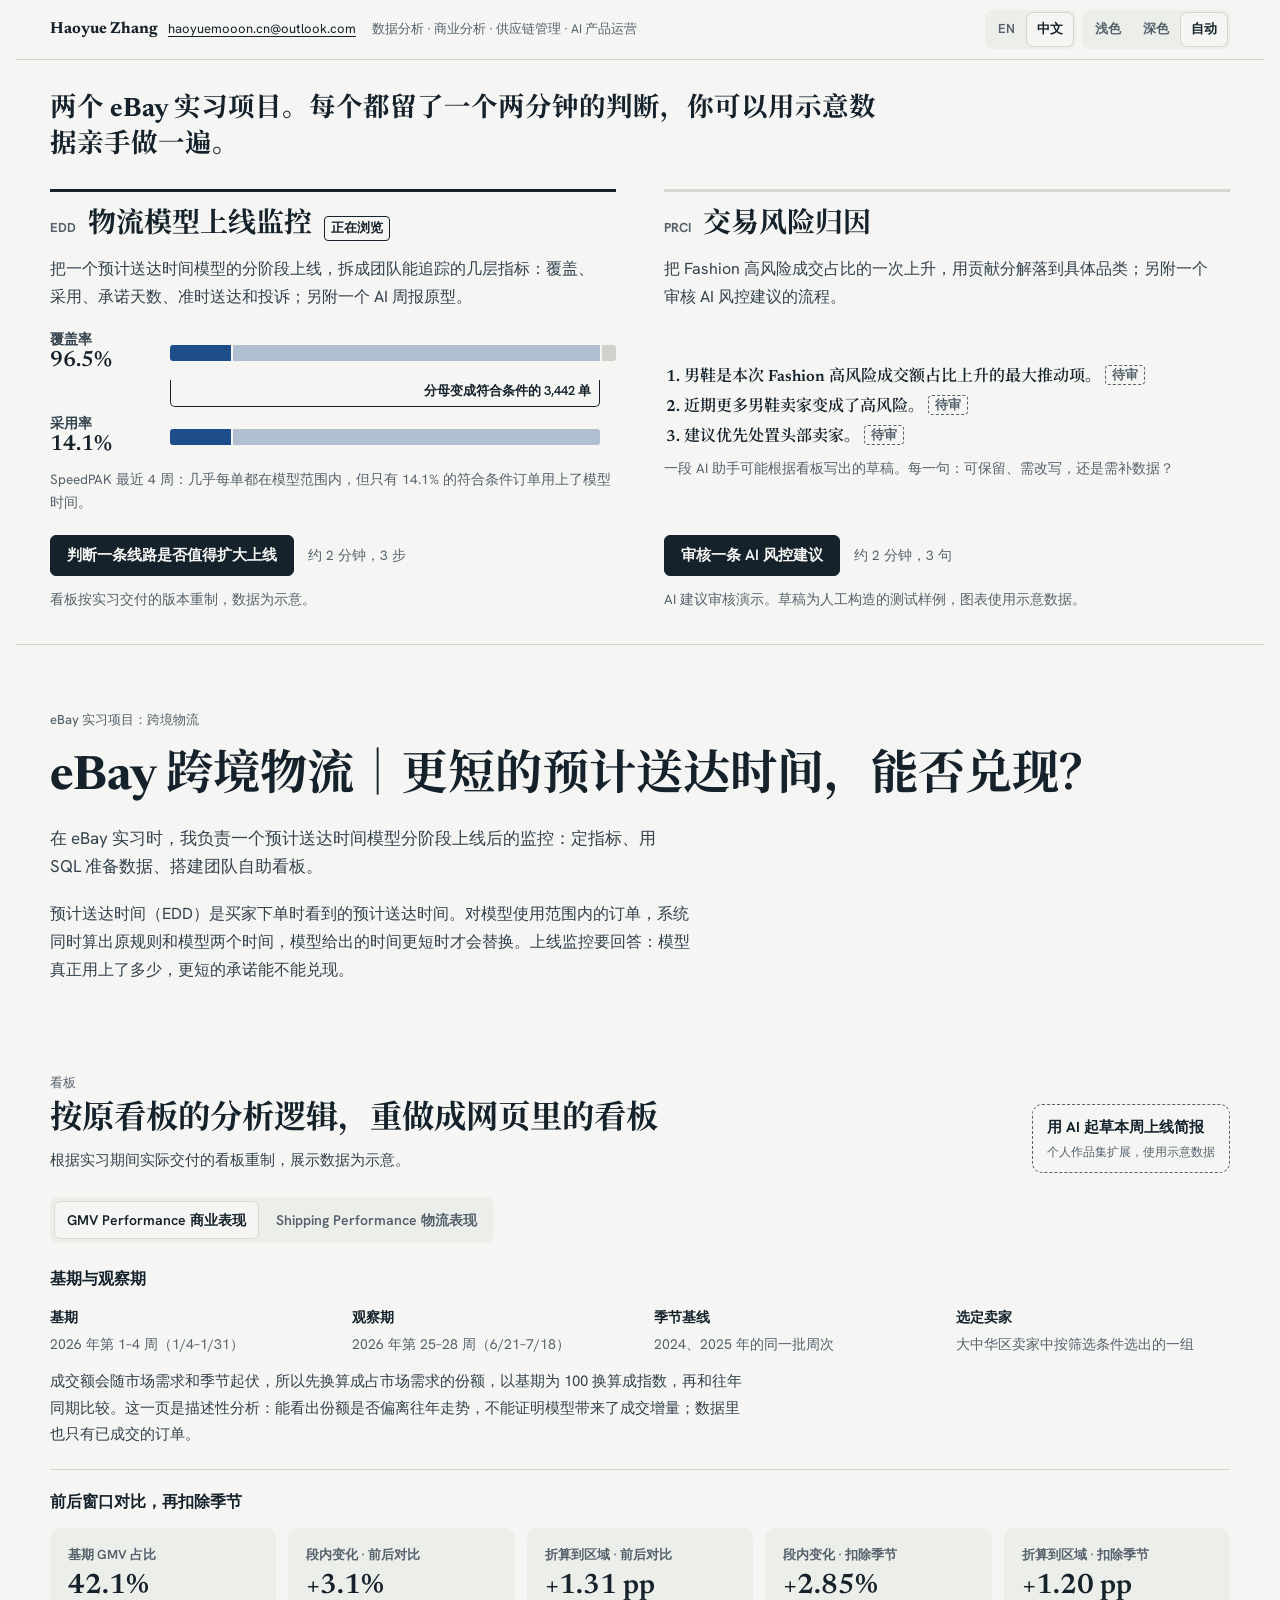
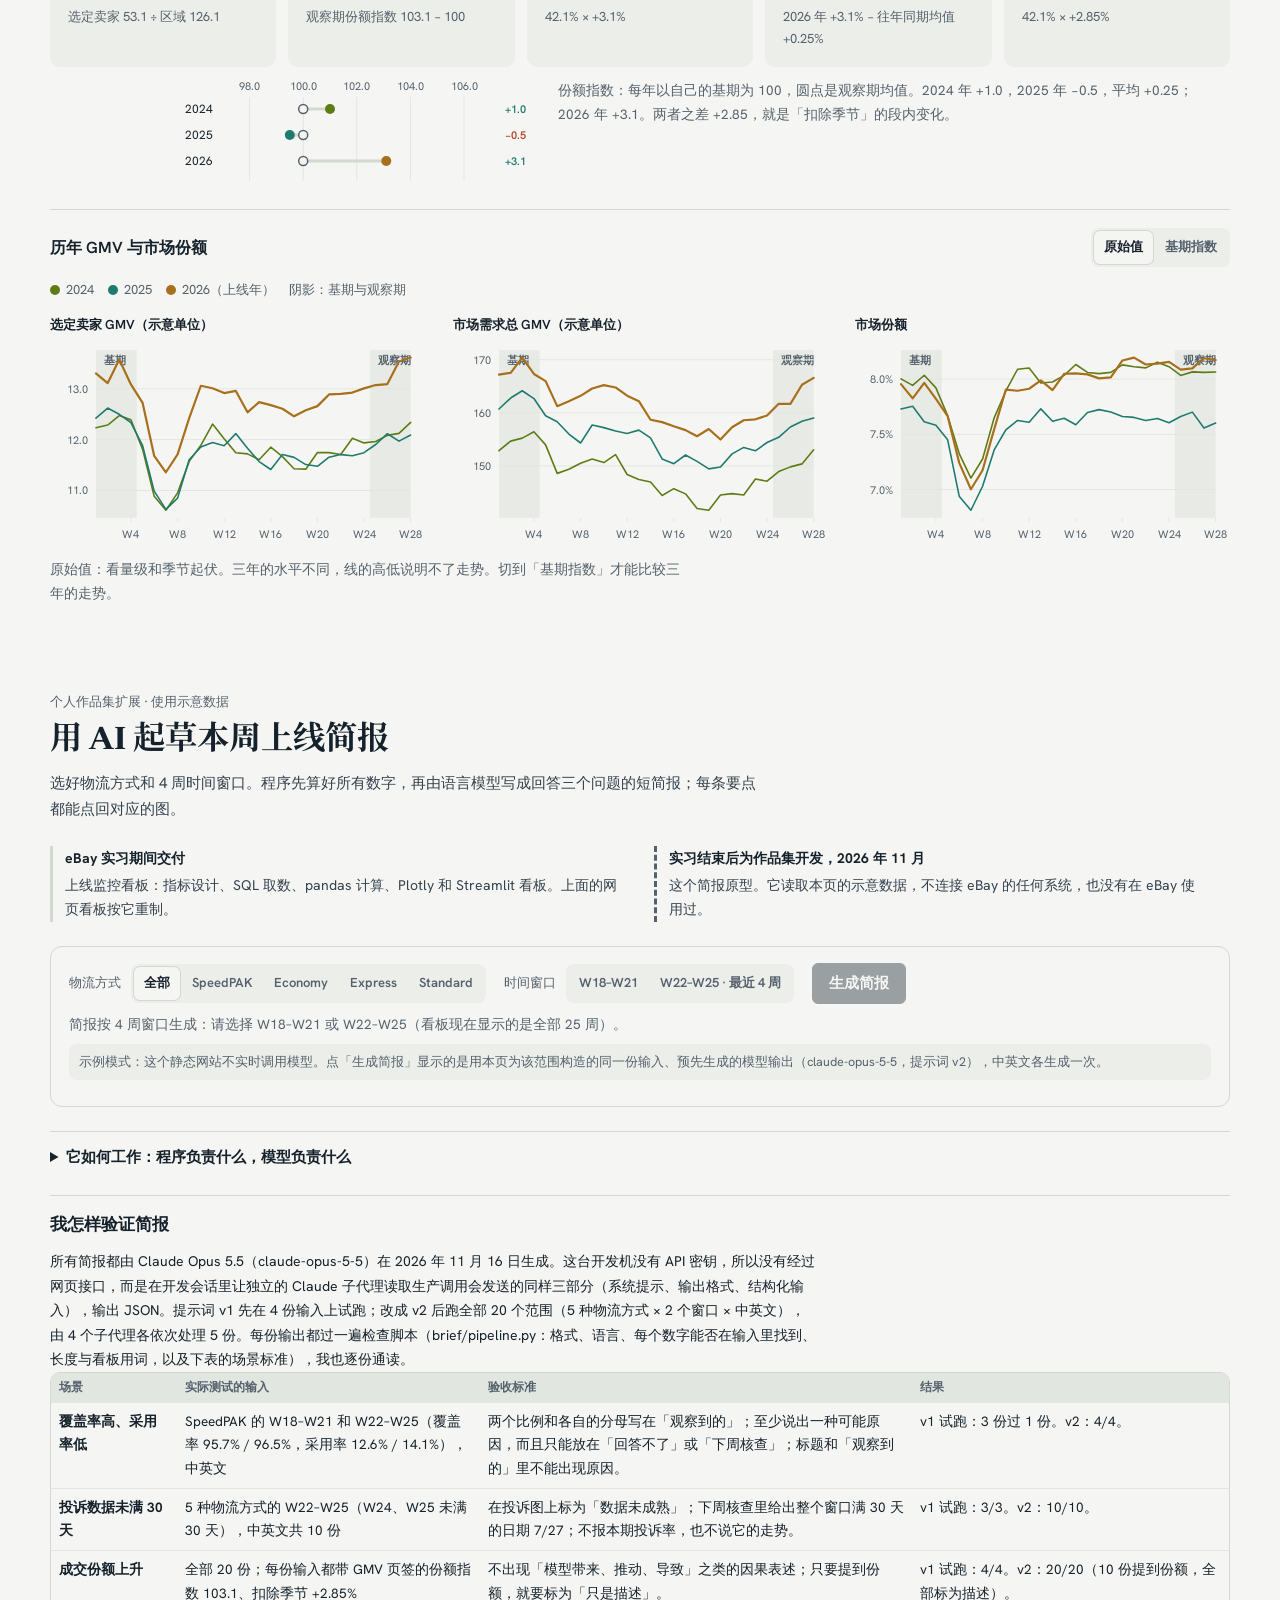
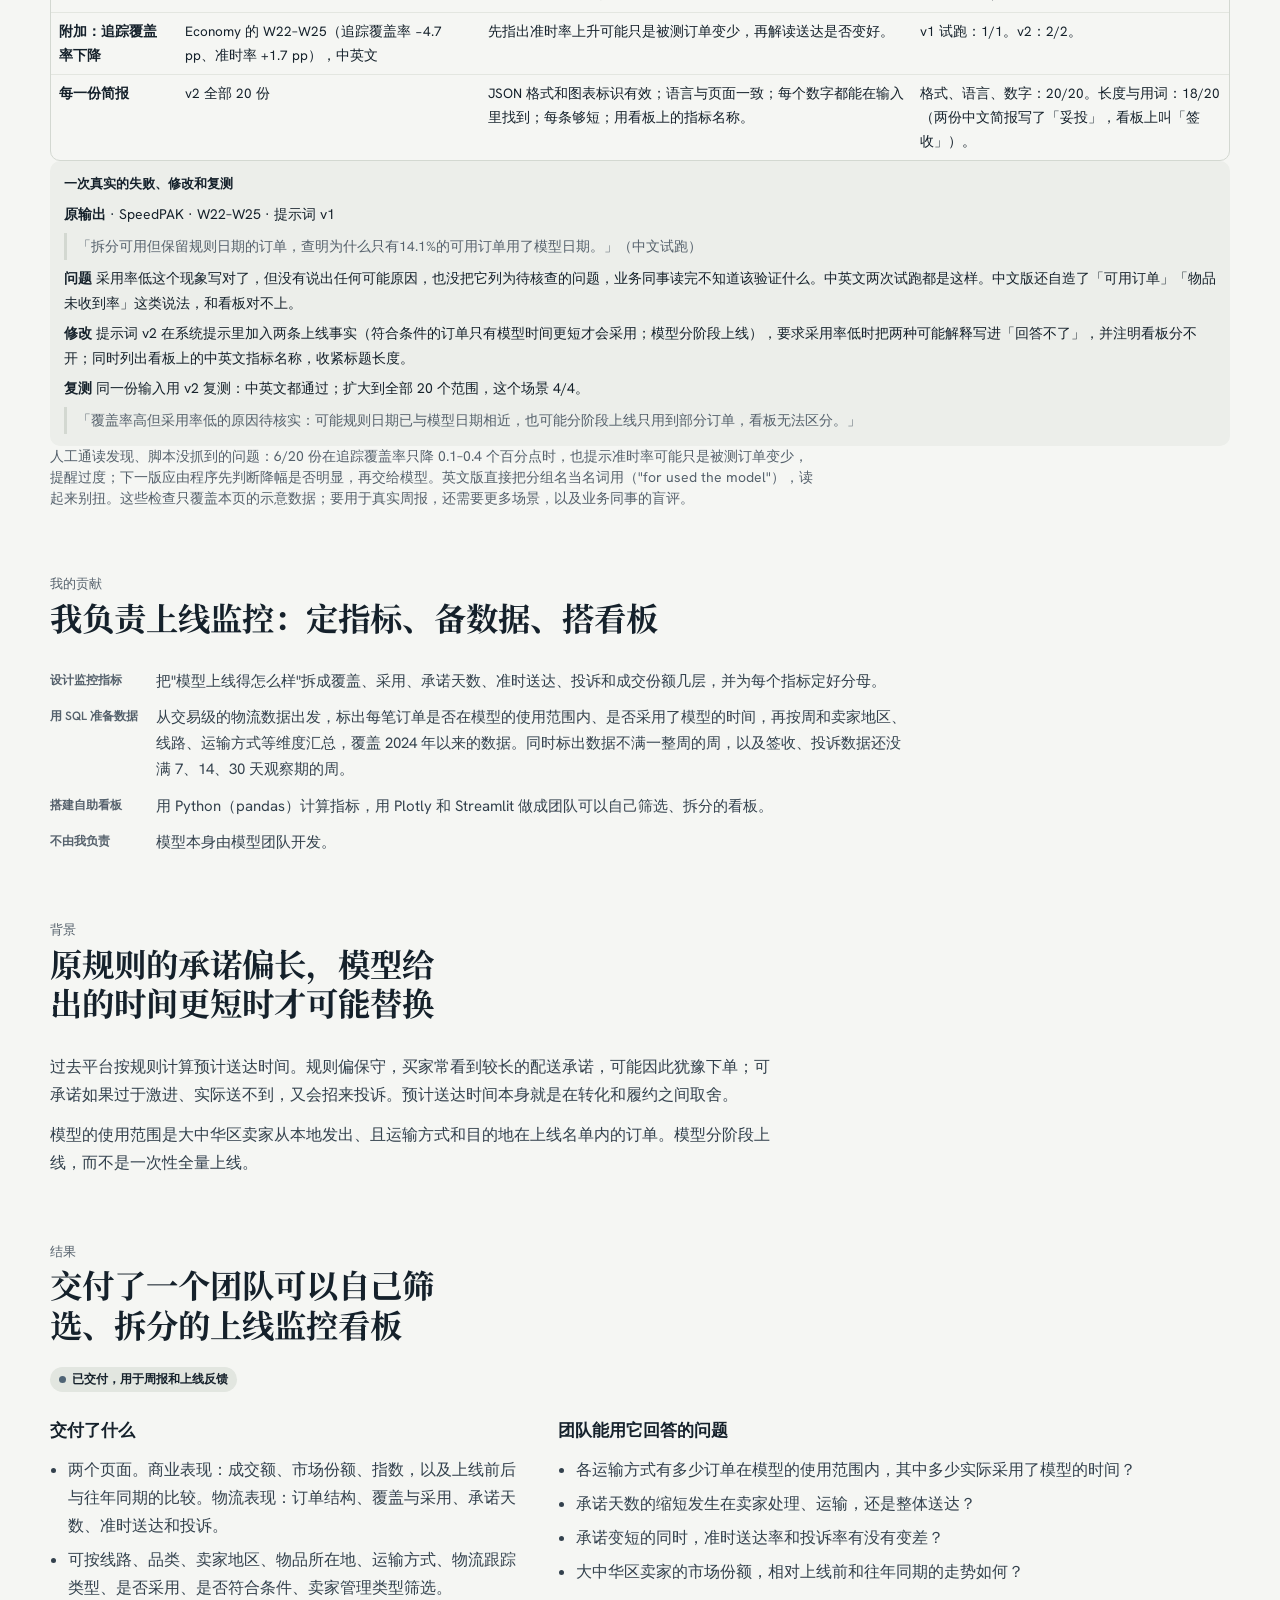
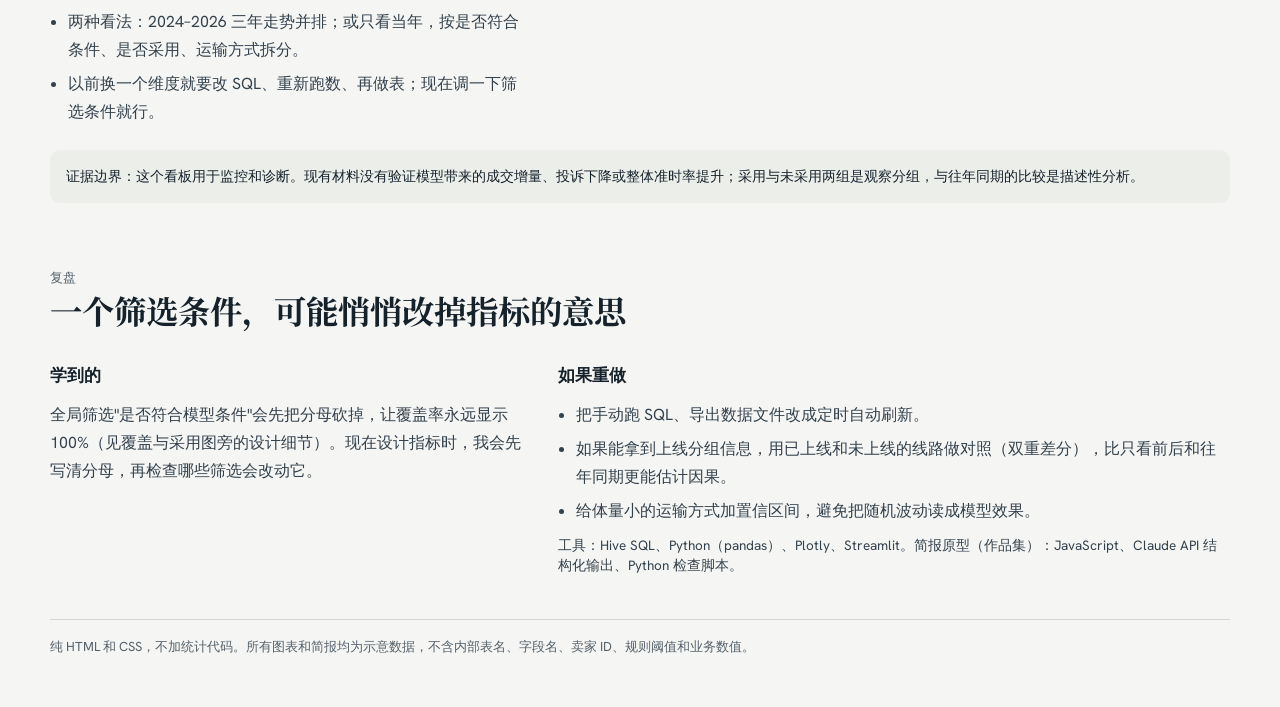
<file: index.html>
<!doctype html>
<html lang="zh" data-lang="zh" data-default-lang="zh">
<head>
<meta charset="utf-8">
<meta name="viewport" content="width=device-width, initial-scale=1, viewport-fit=cover">
<title>Haoyue Zhang · 求职作品集 · 数据分析、商业分析、供应链与 AI 产品运营</title>
<meta name="description" content="求职作品集：两个 eBay 实习项目。EDD：预计送达时间模型上线监控，附两分钟看板演示和 AI 简报原型；PRCI：高风险成交占比异动的贡献分解，附 AI 风控建议审核演示。">
<meta property="og:title" content="Haoyue Zhang · 求职作品集 · 数据分析、商业分析、供应链与 AI 产品运营">
<meta property="og:description" content="EDD · 物流模型上线监控；PRCI · 交易风险归因。两个案例都可以直接在页面里交互。">
<meta property="og:type" content="website">
<link rel="icon" href="data:,">
<link rel="preconnect" href="https://fonts.googleapis.com">
<link rel="preconnect" href="https://fonts.gstatic.com" crossorigin>
<link rel="stylesheet" href="https://fonts.googleapis.com/css2?family=Hanken+Grotesk:wght@400;500;600;700&family=Newsreader:opsz,wght@6..72,500;6..72,600&family=Noto+Serif+SC:wght@600;700&display=swap" media="print" onload="this.media='all'">
<noscript><link rel="stylesheet" href="https://fonts.googleapis.com/css2?family=Hanken+Grotesk:wght@400;500;600;700&family=Newsreader:opsz,wght@6..72,500;6..72,600&family=Noto+Serif+SC:wght@600;700&display=swap"></noscript>
<link rel="stylesheet" href="kit.css">
<link rel="stylesheet" href="site.css">
<script>
  // Pick the project before the first paint, so /#prci never flashes the EDD case first (site.js keeps it in sync).
  (function () { var h = location.hash.slice(1); document.documentElement.setAttribute('data-proj', /^(prci|review|rv-|p-)/.test(h) ? 'prci' : 'edd'); })();
</script>
<!--
  作品集首页 = 唯一的公开入口。两个项目在同一页，用顶部的项目 Tab 切换（site.js），地址 /#edd、/#prci。
  每个项目的全部内容只在这一个文件里：搜「项目一：EDD」「项目二：PRCI」。图表和交互在各自的脚本里：
    EDD：dash-edd.js（看板）、edd-tour.js（两分钟演示）、edd-brief.js + brief-data.js（AI 简报原型）
    PRCI：dash-prci.js（五页看板）、prci-review.js（AI 建议审核演示）
  cases/ebay-edd.html 和 cases/prci.html 只是兼容旧链接的跳转页。每段可见文字都是 en / zh 一对，两半都要改。
-->
</head>
<body>

<header class="topbar">
  <div class="wrap">
    <div class="who-id">
      <span class="who">Haoyue Zhang</span>
      <a class="who-mail" href="mailto:haoyuemooon.cn@outlook.com">haoyuemooon.cn@outlook.com</a>
    </div>
    <span class="who-sub"><span lang="en">Data analytics · Business analytics · Supply chain · AI product operations</span><span lang="zh">数据分析 · 商业分析 · 供应链管理 · AI 产品运营</span></span>
    <div class="toggles">
      <div class="seg" role="group" aria-label="Language">
        <button type="button" data-set-lang="en" aria-pressed="false">EN</button>
        <button type="button" data-set-lang="zh" aria-pressed="true">中文</button>
      </div>
      <div class="seg" role="group" aria-label="Theme">
        <button type="button" data-set-theme="light" aria-pressed="false"><span lang="en">Light</span><span lang="zh">浅色</span></button>
        <button type="button" data-set-theme="dark" aria-pressed="false"><span lang="en">Dark</span><span lang="zh">深色</span></button>
        <button type="button" data-set-theme="auto" aria-pressed="true"><span lang="en">Auto</span><span lang="zh">自动</span></button>
      </div>
    </div>
  </div>
</header>

<!-- First screen: the two projects side by side (stacked on a phone). Each card is the project switch (data-proj) and
     carries its hands-on entry; the small figure in it is drawn from the same illustrative data as the case. -->
<section class="pick-wrap" aria-label="Projects">
  <div class="wrap">
    <p class="pick-intro"><span lang="en">Two projects from my eBay internship. Each leaves you one two-minute decision to make yourself, on illustrative data.</span><span lang="zh">两个 eBay 实习项目。每个都留了一个两分钟的判断，你可以用示意数据亲手做一遍。</span></p>
    <div class="pick-grid">
      <article class="pick" data-pick="edd">
        <a class="pick-tab" href="#edd" data-proj="edd" aria-current="page"><span class="pick-k">EDD</span><span class="pick-n"><span lang="en">Delivery-date model rollout monitoring</span><span lang="zh">物流模型上线监控</span></span><span class="pick-cur"><span lang="en">Open below</span><span lang="zh">正在浏览</span></span></a>
        <p class="pick-what"><span lang="en">How I turned a phased model rollout into metrics a team can track: coverage, adoption, promised days, on-time delivery and complaints. With an AI weekly-brief prototype.</span><span lang="zh">把一个预计送达时间模型的分阶段上线，拆成团队能追踪的几层指标：覆盖、采用、承诺天数、准时送达和投诉；另附一个 AI 周报原型。</span></p>
        <div class="pick-viz" id="pick-viz-edd"></div>
        <div class="pick-go" id="demo">
          <a class="btn" href="#dashboard-shipping" data-tour-start><span lang="en">Decide whether a route should get a wider rollout</span><span lang="zh">判断一条线路是否值得扩大上线</span></a>
          <span class="pick-time"><span lang="en">About 2 minutes, 3 steps</span><span lang="zh">约 2 分钟，3 步</span></span>
        </div>
        <p class="pick-note"><span lang="en">The dashboard is rebuilt from the one I delivered; the data is illustrative.</span><span lang="zh">看板按实习交付的版本重制，数据为示意。</span></p>
      </article>
      <article class="pick" data-pick="prci">
        <a class="pick-tab" href="#prci" data-proj="prci"><span class="pick-k">PRCI</span><span class="pick-n"><span lang="en">Trust-risk attribution</span><span lang="zh">交易风险归因</span></span><span class="pick-cur"><span lang="en">Open below</span><span lang="zh">正在浏览</span></span></a>
        <p class="pick-what"><span lang="en">How I traced a rise in Fashion's high-risk share of sales to the categories behind it. With a review flow for an AI-written risk recommendation.</span><span lang="zh">把 Fashion 高风险成交占比的一次上升，用贡献分解落到具体品类；另附一个审核 AI 风控建议的流程。</span></p>
        <div class="pick-viz" id="pick-viz-prci"></div>
        <div class="pick-go" id="review-cta">
          <a class="btn" href="#review" data-review-start><span lang="en">Review an AI risk recommendation</span><span lang="zh">审核一条 AI 风控建议</span></a>
          <span class="pick-time"><span lang="en">About 2 minutes, 3 sentences</span><span lang="zh">约 2 分钟，3 句</span></span>
        </div>
        <p class="pick-note"><span lang="en">AI recommendation review demo. The draft is a hand-built test case; the charts use illustrative data.</span><span lang="zh">AI 建议审核演示。草稿为人工构造的测试样例，图表使用示意数据。</span></p>
      </article>
    </div>
  </div>
</section>

<!-- The compact project bar: shown once the cards above have scrolled away (site.js), so switching stays one tap away. -->
<nav class="proj-nav" aria-label="Projects">
  <div class="wrap">
    <a class="proj-tab" href="#edd" data-proj="edd" aria-current="page"><span class="pt-k">EDD</span><span class="pt-n"><span lang="en">Delivery-date model rollout monitoring</span><span lang="zh">物流模型上线监控</span></span></a>
    <a class="proj-tab" href="#prci" data-proj="prci"><span class="pt-k">PRCI</span><span class="pt-n"><span lang="en">Trust-risk attribution</span><span lang="zh">交易风险归因</span></span></a>
  </div>
</nav>

<main class="wrap" id="top">

  <!-- ======================================================================== 项目一：EDD（到「项目一结束」为止） -->
  <section class="project" id="project-edd" data-project="edd" data-title-en="EDD · Delivery-date model rollout monitoring · Haoyue Zhang" data-title-zh="EDD · 物流模型上线监控 · Haoyue Zhang 求职作品集">
    <div class="masthead">
      <p class="eyebrow"><span lang="en">eBay internship project, cross-border shipping</span><span lang="zh">eBay 实习项目：跨境物流</span></p>
      <h1><span lang="en">eBay cross-border shipping: shorter delivery promises, but can they be kept?</span><span lang="zh"><span class="ph">eBay 跨境物流｜</span><span class="ph">更短的预计送达时间，</span><span class="ph">能否兑现？</span></span></h1>
      <p class="lede"><span lang="en">During my eBay internship I owned the monitoring of a delivery-date model's phased rollout: I set the metrics, prepared the data in SQL and built a dashboard the team uses on its own.</span><span lang="zh">在 eBay 实习时，我负责一个预计送达时间模型分阶段上线后的监控：定指标、用 SQL 准备数据、搭建团队自助看板。</span></p>
      <p class="lede-sm"><span lang="en">The estimated delivery date (EDD) is the delivery date a buyer sees when placing an order. For orders within the model's scope the system works out two dates, one from the old rules and one from the model; the model's date replaces the rule's only when it is shorter. Monitoring has to answer how often the model's date is really used, and whether the shorter promises are kept.</span><span lang="zh">预计送达时间（EDD）是买家下单时看到的预计送达时间。对模型使用范围内的订单，系统同时算出原规则和模型两个时间，模型给出的时间更短时才会替换。上线监控要回答：模型真正用上了多少，更短的承诺能不能兑现。</span></p>
    </div>

    <!-- 1. The dashboard, rebuilt for the web, with the guided demo inside the Shipping tab. Same analysis as the one
         delivered (two tabs), drawn with the site's own components from one set of illustrative data (../dash-edd.js). -->
    <section class="block" id="dashboard">
      <div class="head dash-head">
        <div>
          <p class="eyebrow"><span lang="en">The dashboard</span><span lang="zh">看板</span></p>
          <h2><span lang="en">The same dashboard, rebuilt as part of this page</span><span lang="zh">按原看板的分析逻辑，重做成网页里的看板</span></h2>
          <p class="dek"><span lang="en">Rebuilt from the dashboard I delivered during the internship; the data shown is illustrative.</span><span lang="zh">根据实习期间实际交付的看板重制，展示数据为示意。</span></p>
        </div>
        <a class="brief-entry" href="#ai-brief">
          <span class="be-t"><span lang="en">Draft this week's rollout brief with AI</span><span lang="zh">用 AI 起草本周上线简报</span></span>
          <span class="be-s"><span lang="en">Personal portfolio extension, illustrative data</span><span lang="zh">个人作品集扩展，使用示意数据</span></span>
        </a>
      </div>

      <div class="dash" data-dash data-edd-dash>
        <div class="case-tabs" role="tablist" aria-label="Dashboard tabs">
          <button type="button" role="tab" id="dashboard-gmv" aria-controls="dpanel-gmv" aria-selected="true"><span lang="en">GMV Performance</span><span lang="zh">GMV Performance 商业表现</span></button>
          <button type="button" role="tab" id="dashboard-shipping" aria-controls="dpanel-shipping" aria-selected="false" tabindex="-1"><span lang="en">Shipping Performance</span><span lang="zh">Shipping Performance 物流表现</span></button>
        </div>
        <noscript><p class="note">The charts need JavaScript. 看板图表需要启用 JavaScript。</p></noscript>

        <!-- GMV tab: windows → before / after → trends by year -->
        <div class="dash-panel" id="dpanel-gmv" role="tabpanel" aria-labelledby="dashboard-gmv">
          <div class="dash-block">
            <h3 class="dash-h"><span lang="en">Base and exit windows</span><span lang="zh">基期与观察期</span></h3>
            <dl class="defs four">
              <div><dt><span lang="en">Base window</span><span lang="zh">基期</span></dt><dd><span lang="en">2026 weeks 1–4 (Jan 4–31)</span><span lang="zh">2026 年第 1–4 周（1/4–1/31）</span></dd></div>
              <div><dt><span lang="en">Exit window</span><span lang="zh">观察期</span></dt><dd><span lang="en">2026 weeks 25–28 (Jun 21–Jul 18)</span><span lang="zh">2026 年第 25–28 周（6/21–7/18）</span></dd></div>
              <div><dt><span lang="en">Seasonal baseline</span><span lang="zh">季节基线</span></dt><dd><span lang="en">The same weeks in 2024 and 2025</span><span lang="zh">2024、2025 年的同一批周次</span></dd></div>
              <div><dt><span lang="en">Selected sellers</span><span lang="zh">选定卖家</span></dt><dd><span lang="en">Greater China sellers picked by the filters</span><span lang="zh">大中华区卖家中按筛选条件选出的一组</span></dd></div>
            </dl>
            <p class="def"><span lang="en">Sales rise and fall with demand and the season, so they are first turned into a share of total demand, indexed to the base window (= 100) and compared with the same weeks in past years. This page is descriptive: it shows whether the share left its usual path, not that the model added sales. The data holds completed orders only.</span><span lang="zh">成交额会随市场需求和季节起伏，所以先换算成占市场需求的份额，以基期为 100 换算成指数，再和往年同期比较。这一页是描述性分析：能看出份额是否偏离往年走势，不能证明模型带来了成交增量；数据里也只有已成交的订单。</span></p>
          </div>

          <div class="dash-block" id="blk-gmv-kpi">
            <h3 class="dash-h"><span lang="en">Before and after, then against the season</span><span lang="zh">前后窗口对比，再扣除季节</span></h3>
            <div class="stats five" id="gmv-kpis"></div>
            <div class="split">
              <div class="chart" id="gmv-db"></div>
              <p class="caption" id="gmv-db-cap"></p>
            </div>
          </div>

          <div class="dash-block">
            <div class="dash-bar">
              <h3 class="dash-h"><span lang="en">GMV and share of demand, by year</span><span lang="zh">历年 GMV 与市场份额</span></h3>
              <div class="seg" role="group" aria-label="Scale" id="gmv-mode">
                <button type="button" data-v="raw" aria-pressed="true"><span lang="en">Raw values</span><span lang="zh">原始值</span></button>
                <button type="button" data-v="idx" aria-pressed="false"><span lang="en">Base-window index</span><span lang="zh">基期指数</span></button>
              </div>
            </div>
            <ul class="key">
              <li><span class="sw" style="--c:var(--y2024)"></span>2024</li>
              <li><span class="sw" style="--c:var(--y2025)"></span>2025</li>
              <li><span class="sw" style="--c:var(--y2026)"></span><span lang="en">2026 (rollout year)</span><span lang="zh">2026（上线年）</span></li>
              <li><span lang="en">Shaded: base and exit windows</span><span lang="zh">阴影：基期与观察期</span></li>
            </ul>
            <div class="multiples">
              <div><p class="m-title" id="gmv-t1-title"></p><div class="chart" id="gmv-t1"></div></div>
              <div><p class="m-title" id="gmv-t2-title"></p><div class="chart" id="gmv-t2"></div></div>
              <div><p class="m-title" id="gmv-t3-title"></p><div class="chart" id="gmv-t3"></div></div>
            </div>
            <p class="caption" id="gmv-read"></p>
          </div>
        </div>

        <!-- Shipping tab: the option and window selectors drive every chart below; the demo card (#tour) is moved next
             to the chart each step is about -->
        <div class="dash-panel" id="dpanel-shipping" role="tabpanel" aria-labelledby="dashboard-shipping">
          <div class="dash-block">
            <div class="dash-bar">
              <div class="dash-ctl"><span lang="en">Shipping option</span><span lang="zh">物流方式</span>
                <div class="seg" role="group" aria-label="Shipping option" id="ship-opt">
                  <button type="button" data-v="all" aria-pressed="true"><span lang="en">All</span><span lang="zh">全部</span></button>
                  <button type="button" data-v="speedpak" aria-pressed="false">SpeedPAK</button>
                  <button type="button" data-v="economy" aria-pressed="false">Economy</button>
                  <button type="button" data-v="express" aria-pressed="false">Express</button>
                  <button type="button" data-v="standard" aria-pressed="false">Standard</button>
                </div>
              </div>
              <div class="dash-ctl"><span lang="en">Window</span><span lang="zh">时间窗口</span>
                <div class="seg" role="group" aria-label="Window" id="ship-win">
                  <button type="button" data-v="all" aria-pressed="true"><span lang="en">All 25 weeks</span><span lang="zh">全部 25 周</span></button>
                  <button type="button" data-v="w18" aria-pressed="false">W18–W21</button>
                  <button type="button" data-v="w22" aria-pressed="false"><span lang="en">W22–W25 · latest</span><span lang="zh">W22–W25 · 最近 4 周</span></button>
                </div>
              </div>
            </div>
            <ul class="key">
              <li><span class="sw" style="--c:var(--adopt)"></span><span lang="en">Used the model</span><span lang="zh">实际采用模型</span></li>
              <li><span class="sw" style="--c:var(--elig)"></span><span lang="en">Eligible, not used</span><span lang="zh">符合条件但未采用</span></li>
              <li><span class="sw" style="--c:var(--uncov)"></span><span lang="en">Not covered</span><span lang="zh">未覆盖</span></li>
            </ul>
            <p class="note" id="ship-scope"></p>
          </div>

          <aside class="tour" id="tour" hidden aria-live="polite"></aside>

          <div class="dash-block" id="blk-cov">
            <div class="dash-bar">
              <h3 class="dash-h"><span lang="en">Coverage and adoption</span><span lang="zh">覆盖与采用</span></h3>
              <div class="dash-ctl"><span lang="en">Count by</span><span lang="zh">口径</span>
                <div class="seg" role="group" aria-label="Count by" id="ship-basis">
                  <button type="button" data-v="n" aria-pressed="true"><span lang="en">Orders</span><span lang="zh">订单数</span></button>
                  <button type="button" data-v="g" aria-pressed="false"><span lang="en">Sales (GMV)</span><span lang="zh">成交额</span></button>
                </div>
              </div>
            </div>
            <p class="def"><span lang="en">Coverage is out of all orders; adoption only out of eligible orders. With all orders underneath, adoption would rise whenever coverage grew, and you could not tell "used more" from "reached more". Low adoption is not proof the model failed: where the rule already promises short, the model has nothing shorter to offer.</span><span lang="zh">覆盖率的分母是全部订单，采用率的分母只是符合条件的订单。如果采用率也用全部订单作分母，覆盖一扩大它就跟着涨，分不清是"用得更多"还是"覆盖更广"。采用率低也不等于模型没起作用：原规则的承诺本来就短时，模型给不出更短的时间。</span></p>
            <div class="eqs" id="ship-eqs"></div>
            <div class="chart" id="ship-cov"></div>
            <p class="caption"><span lang="en">Each bar is one week of orders, split into the three groups. The top of the light blue is coverage; dark blue over dark plus light blue is adoption. Hover a week for both rates.</span><span lang="zh">每根柱子是一周的订单，分成三组。浅蓝的上沿就是覆盖率；深蓝占「深蓝加浅蓝」的比例是采用率。鼠标停在某一周可以看到两个比例。</span></p>
            <details class="why">
              <summary><span lang="en">Design detail: why a filter would make coverage read 100% by mistake</span><span lang="zh">设计细节：为什么筛选后覆盖率会错误地变成 100%</span></summary>
              <p><span lang="en">The delivered dashboard has a global filter for model eligibility. Apply it first and coverage always comes out at 100%, because the denominator has already been cut down to eligible orders. So this block reads its own copy of the data and ignores that filter. Since then I write a metric's denominator down first and check which filters could change it.</span><span lang="zh">交付的看板有一个全局筛选"是否符合模型条件"。如果先筛出符合条件的订单再算覆盖率，分母已经被砍成了符合条件的订单，结果永远是 100%。所以这一块单独取数，不受这个筛选影响。从那以后，我设计指标时会先写清分母，再检查哪些筛选会改动它。</span></p>
            </details>
          </div>

          <div class="dash-block" id="blk-edd">
            <h3 class="dash-h"><span lang="en">Promised handling and transit time</span><span lang="zh">预计处理与运输时间</span></h3>
            <p class="def"><span lang="en">Main metric. The business days the buyer is promised, split into seller handling and transit. Each is total days ÷ orders, so every order counts once and the split shows which stage got shorter.</span><span lang="zh">主指标。买家看到的承诺工作日，拆成卖家处理和运输两段；每段都是"总天数 ÷ 订单数"，每笔订单权重相同，拆开后能看出缩短发生在哪一段。</span></p>
            <div class="split">
              <div class="edd" id="ship-edd"></div>
              <div><p class="m-title"><span lang="en">Promised delivery days, by week</span><span lang="zh">每周的预计送达天数</span></p><div class="chart" id="ship-edd-line"></div></div>
            </div>
            <p class="caption" id="ship-edd-cap"></p>
          </div>

          <div class="dash-grid2">
            <div class="dash-block" id="blk-ot">
              <h3 class="dash-h"><span lang="en">On-time delivery</span><span lang="zh">实际准时送达率</span></h3>
              <p class="def"><span lang="en">Guardrail. Orders whose delivery scan came before the promised date ÷ orders with a delivery scan. The acceptance scan is checked too, for seller handling.</span><span lang="zh">护栏。签收扫描早于预计送达时间的订单 ÷ 有签收扫描的订单。另看揽收扫描是否准时，检查卖家处理环节。</span></p>
              <div class="chart" id="ship-ot"></div>
              <p class="caption" id="ship-ot-cap"></p>
            </div>
            <div class="dash-block" id="blk-trk">
              <h3 class="dash-h"><span lang="en">Tracking coverage</span><span lang="zh">追踪覆盖率</span></h3>
              <p class="def"><span lang="en">Orders with tracking scans ÷ all orders. On-time can only be measured on these orders, so when this line drops, a change in on-time may only mean fewer orders were measured.</span><span lang="zh">有物流跟踪记录的订单 ÷ 全部订单。准时率只能算在有跟踪记录的订单上；这条线下降时，准时率的变化可能只是因为被测的订单变少了。</span></p>
              <div class="chart" id="ship-trk"></div>
              <p class="caption" id="ship-trk-cap"></p>
            </div>
          </div>

          <div class="dash-block" id="blk-inr">
            <h3 class="dash-h"><span lang="en">Item-not-received rate (30 days)</span><span lang="zh">未收到货投诉率（30 天）</span></h3>
            <p class="def"><span lang="en">Guardrail. Orders with an item-not-received (INR) claim within 30 days ÷ orders. Claims take time to arrive, so each week is flagged once it has a full 30 days behind it, and weeks that are not mature are left out.</span><span lang="zh">护栏。30 天内发起"未收到货"投诉（INR，Item Not Received）的订单 ÷ 订单数。投诉要过一段时间才会到齐，所以每周都标了是否已满 30 天，未满的周不计入。</span></p>
            <div class="chart" id="ship-inr"></div>
            <p class="caption" id="ship-inr-cap"></p>
          </div>

          <div class="dash-block dash-read" id="blk-read">
            <p><span lang="en"><b>How to read the four together.</b> Fewer promised days with on-time delivery flat or higher means the model found slack the rules had left; a clear drop in on-time delivery means promises were cut too far. A flat complaint rate fits the goal; claiming fewer complaints would need a drop on comparable orders. The used and not-used groups are observed, not randomly assigned, so differences between them diagnose shipping performance and are not read as the model's effect.</span><span lang="zh"><b>四张图怎么连起来读。</b>承诺天数下降、准时送达率持平或上升，说明模型找到了原规则多留的余量；准时率明显下降，说明承诺压得过短。投诉率持平与上线目标相容；要说投诉体验改善，需要在可比订单上看到投诉下降。采用与未采用两组不是随机分出来的，组间差异只用来诊断物流表现，不当作模型的效果。</span></p>
          </div>
        </div>
      </div>
    </section>

    <!-- 2. The AI brief prototype: a portfolio extension built after the internship, reading the dashboard's
         illustrative data. Example mode on this static site; set data-endpoint to a server function for live drafts. -->
    <section class="block" id="ai-brief" data-endpoint="">
      <div class="head">
        <p class="eyebrow"><span lang="en">Portfolio extension · illustrative data</span><span lang="zh">个人作品集扩展 · 使用示意数据</span></p>
        <h2><span lang="en">Drafting this week's rollout brief with AI</span><span lang="zh">用 AI 起草本周上线简报</span></h2>
        <p class="dek"><span lang="en">Pick a shipping option and a 4-week window. The program works out every number; a language model turns them into a short brief that answers three questions, and every point links back to its chart.</span><span lang="zh">选好物流方式和 4 周时间窗口。程序先算好所有数字，再由语言模型写成回答三个问题的短简报；每条要点都能点回对应的图。</span></p>
      </div>

      <dl class="own">
        <div><dt><span lang="en">Delivered at eBay, during the internship</span><span lang="zh">eBay 实习期间交付</span></dt><dd><span lang="en">The rollout-monitoring dashboard: metrics, SQL data preparation, pandas, Plotly and Streamlit. The web dashboard above is rebuilt from it.</span><span lang="zh">上线监控看板：指标设计、SQL 取数、pandas 计算、Plotly 和 Streamlit 看板。上面的网页看板按它重制。</span></dd></div>
        <div><dt><span lang="en">Built afterwards for this portfolio, November 2026</span><span lang="zh">实习结束后为作品集开发，2026 年 11 月</span></dt><dd><span lang="en">This brief prototype. It reads the illustrative data on this page, is not connected to any eBay system and was never used at eBay.</span><span lang="zh">这个简报原型。它读取本页的示意数据，不连接 eBay 的任何系统，也没有在 eBay 使用过。</span></dd></div>
      </dl>

      <div class="brief" id="brief">
        <div class="brief-ctl">
          <div class="dash-ctl"><span lang="en">Shipping option</span><span lang="zh">物流方式</span>
            <div class="seg" role="group" aria-label="Shipping option for the brief" id="brief-opt">
              <button type="button" data-v="all" aria-pressed="false"><span lang="en">All</span><span lang="zh">全部</span></button>
              <button type="button" data-v="speedpak" aria-pressed="false">SpeedPAK</button>
              <button type="button" data-v="economy" aria-pressed="false">Economy</button>
              <button type="button" data-v="express" aria-pressed="false">Express</button>
              <button type="button" data-v="standard" aria-pressed="false">Standard</button>
            </div>
          </div>
          <div class="dash-ctl"><span lang="en">Window</span><span lang="zh">时间窗口</span>
            <div class="seg" role="group" aria-label="Window for the brief" id="brief-win">
              <button type="button" data-v="w18" aria-pressed="false">W18–W21</button>
              <button type="button" data-v="w22" aria-pressed="false"><span lang="en">W22–W25 · latest</span><span lang="zh">W22–W25 · 最近 4 周</span></button>
            </div>
          </div>
          <button type="button" class="btn brief-go" id="brief-go"><span lang="en">Draft the brief</span><span lang="zh">生成简报</span></button>
        </div>
        <p class="note" id="brief-scope"></p>
        <p class="brief-mode" id="brief-mode"></p>
        <div class="brief-out" id="brief-out" aria-live="polite"></div>
      </div>

      <details class="how" id="brief-how">
        <summary><span lang="en">How it works: what the program does, what the model does</span><span lang="zh">它如何工作：程序负责什么，模型负责什么</span></summary>
        <div class="how-grid">
          <div class="how-step">
            <p class="hs-k"><span lang="en">1 · Program</span><span lang="zh">1 · 程序</span></p>
            <p><span lang="en">Reads the filter, then works out for the window and the 4 weeks before it: coverage and adoption with their numerators and denominators, promised days by stage, on-time delivery, tracking coverage and complaints for each group, and every change. It checks data maturity: complaints need 30 days, so an unfinished window gets a status and a date instead of a number.</span><span lang="zh">读取筛选条件，算出本期和前 4 周的覆盖率、采用率（连同分子分母）、分段承诺天数，以及各组的准时送达率、追踪覆盖率、投诉率和全部变化值。同时检查数据是否成熟：投诉要满 30 天，没成熟的窗口只给状态和日期，不给数字。</span></p>
          </div>
          <div class="how-step">
            <p class="hs-k"><span lang="en">2 · Structured input (excerpt, current scope)</span><span lang="zh">2 · 结构化输入（节选，当前范围）</span></p>
            <pre class="how-pre" id="brief-input"></pre>
          </div>
          <div class="how-step">
            <p class="hs-k"><span lang="en">3 · Model</span><span lang="zh">3 · 模型</span></p>
            <p><span lang="en">Explains, never calculates: it may only quote numbers from the input. It answers three questions in a fixed JSON format; causes go under "can't tell yet" as things to verify; immature data gets a date, not a trend; the GMV share stays descriptive; every point names its chart.</span><span lang="zh">只解释，不计算：只能引用输入里的数字。按固定的 JSON 格式回答三个问题；原因只能写进"还回答不了"，作为待核查；未成熟的数据给日期、不给趋势；GMV 份额只做描述；每条要点注明对应的图。</span></p>
          </div>
        </div>
        <ul class="how-why">
          <li><span lang="en"><b>Why numbers come from the program.</b> A brief that recomputes a rate can get it wrong, and nobody can check it. Here every number in a brief must appear in the input, and a script verifies that.</span><span lang="zh"><b>为什么数字由程序算。</b>让模型自己算比例可能算错，也没法核对。这里简报里的每个数字都必须出现在输入里，并由脚本逐条检查。</span></li>
          <li><span lang="en"><b>Why a fixed format.</b> The three questions and the chart key on every point are what make "click back to the chart" and the automatic checks possible.</span><span lang="zh"><b>为什么用固定格式。</b>三个问题的结构和每条要点上的图表标识，才让"点回图表"和自动检查成为可能。</span></li>
          <li><span lang="en"><b>Why examples on this page.</b> The site is static (GitHub Pages) and an API key must not sit in the browser. Live drafts need a small server function that holds the key and forwards the structured input; until one is connected, the page shows briefs generated in advance from exactly the input shown above.</span><span lang="zh"><b>为什么这里是示例。</b>网站是静态托管（GitHub Pages），API 密钥不能放在浏览器里。实时生成需要一个保管密钥、转发结构化输入的小型服务端函数；接通之前，页面显示的是用上面这份输入预先生成的简报。</span></li>
        </ul>
        <details class="why">
          <summary><span lang="en">The full system prompt</span><span lang="zh">完整系统提示</span></summary>
          <pre class="how-pre" id="brief-system"></pre>
        </details>
      </details>

      <div class="brief-eval" id="brief-eval">
        <h3><span lang="en">How I checked the briefs</span><span lang="zh">我怎样验证简报</span></h3>
        <div id="brief-eval-body"></div>
      </div>
    </section>

    <!-- 3. My part -->
    <section class="block" id="edd-role">
      <div class="head">
        <p class="eyebrow"><span lang="en">My part</span><span lang="zh">我的贡献</span></p>
        <h2><span lang="en">I owned the rollout monitoring: the metrics, the data and the dashboard</span><span lang="zh">我负责上线监控：定指标、备数据、搭看板</span></h2>
      </div>
      <dl class="facts wide">
        <dt><span lang="en">Metrics</span><span lang="zh">设计监控指标</span></dt>
        <dd><span lang="en">Broke "how is the rollout going?" into layers: coverage, adoption, promised days, on-time delivery, complaints and share of sales. Fixed the denominator of each one.</span><span lang="zh">把"模型上线得怎么样"拆成覆盖、采用、承诺天数、准时送达、投诉和成交份额几层，并为每个指标定好分母。</span></dd>
        <dt><span lang="en">Data in SQL</span><span lang="zh">用 SQL 准备数据</span></dt>
        <dd><span lang="en">Starting from transaction-level shipping data, flagged whether each order was within the model's scope and whether it used the model's date, then aggregated by week and by seller region, route, shipping option and other dimensions, from 2024 on. Also flagged incomplete weeks and weeks whose delivery and complaint data had not yet reached 7, 14 or 30 days.</span><span lang="zh">从交易级的物流数据出发，标出每笔订单是否在模型的使用范围内、是否采用了模型的时间，再按周和卖家地区、线路、运输方式等维度汇总，覆盖 2024 年以来的数据。同时标出数据不满一整周的周，以及签收、投诉数据还没满 7、14、30 天观察期的周。</span></dd>
        <dt><span lang="en">Dashboard</span><span lang="zh">搭建自助看板</span></dt>
        <dd><span lang="en">Calculated the metrics in Python (pandas) and built a dashboard in Plotly and Streamlit that the team can filter and split on its own.</span><span lang="zh">用 Python（pandas）计算指标，用 Plotly 和 Streamlit 做成团队可以自己筛选、拆分的看板。</span></dd>
        <dt><span lang="en">Not mine</span><span lang="zh">不由我负责</span></dt>
        <dd><span lang="en">The model itself was built by the model team.</span><span lang="zh">模型本身由模型团队开发。</span></dd>
      </dl>
    </section>

    <!-- 4. Context -->
    <section class="block" id="edd-context">
      <div class="head">
        <p class="eyebrow"><span lang="en">Context</span><span lang="zh">背景</span></p>
        <h2><span lang="en">The old rules promised long; the model's date is used only when it is shorter</span><span lang="zh">原规则的承诺偏长，模型给出的时间更短时才可能替换</span></h2>
      </div>
      <div class="prose">
        <p><span lang="en">The platform used to set the delivery date with fixed rules. The rules were cautious, so buyers often saw long delivery promises, which can put them off buying. A promise that is too aggressive brings the opposite problem: parcels arrive late and buyers complain. The delivery date is a trade-off between conversion and fulfilment.</span><span lang="zh">过去平台按规则计算预计送达时间。规则偏保守，买家常看到较长的配送承诺，可能因此犹豫下单；可承诺如果过于激进、实际送不到，又会招来投诉。预计送达时间本身就是在转化和履约之间取舍。</span></p>
        <p><span lang="en">The model covers orders that Greater China sellers ship from their home region, on the shipping options and destinations on the model's rollout list. It was rolled out in phases rather than all at once.</span><span lang="zh">模型的使用范围是大中华区卖家从本地发出、且运输方式和目的地在上线名单内的订单。模型分阶段上线，而不是一次性全量上线。</span></p>
      </div>
    </section>

    <!-- 5. Result: what I delivered, what the team can answer with it -->
    <section class="block" id="edd-result">
      <div class="head">
        <p class="eyebrow"><span lang="en">Result</span><span lang="zh">结果</span></p>
        <h2><span lang="en">Delivered a rollout dashboard the team can filter and split on its own</span><span lang="zh">交付了一个团队可以自己筛选、拆分的上线监控看板</span></h2>
        <p style="margin-top:6px"><span class="verdict" style="--c:var(--slate)"><span lang="en">Delivered for weekly reporting and rollout feedback</span><span lang="zh">已交付，用于周报和上线反馈</span></span></p>
      </div>
      <div class="split">
        <div class="col">
          <h3><span lang="en">What I delivered</span><span lang="zh">交付了什么</span></h3>
          <ul>
            <li><span lang="en">Two pages. Sales: GMV, share of demand, indexes, and before-and-after against past years. Shipping: order mix, coverage and adoption, promised days, on-time delivery and complaints.</span><span lang="zh">两个页面。商业表现：成交额、市场份额、指数，以及上线前后与往年同期的比较。物流表现：订单结构、覆盖与采用、承诺天数、准时送达和投诉。</span></li>
            <li><span lang="en">Filters for route, product category, seller region, item location, shipping option, tracking type, adoption, eligibility and seller management type.</span><span lang="zh">可按线路、品类、卖家地区、物品所在地、运输方式、物流跟踪类型、是否采用、是否符合条件、卖家管理类型筛选。</span></li>
            <li><span lang="en">Two ways to read it: three years (2024–2026) side by side, or the current year split by eligibility, adoption or shipping option.</span><span lang="zh">两种看法：2024–2026 三年走势并排；或只看当年，按是否符合条件、是否采用、运输方式拆分。</span></li>
            <li><span lang="en">Before, a new cut meant editing SQL, re-running it and rebuilding a slide. Now it is a filter change.</span><span lang="zh">以前换一个维度就要改 SQL、重新跑数、再做表；现在调一下筛选条件就行。</span></li>
          </ul>
        </div>
        <div class="col">
          <h3><span lang="en">Questions the team can answer with it</span><span lang="zh">团队能用它回答的问题</span></h3>
          <ul>
            <li><span lang="en">For each shipping option, how much volume is within the model's scope, and how much of that used the model's date?</span><span lang="zh">各运输方式有多少订单在模型的使用范围内，其中多少实际采用了模型的时间？</span></li>
            <li><span lang="en">Did the shorter promise come from seller handling, transit or the whole trip?</span><span lang="zh">承诺天数的缩短发生在卖家处理、运输，还是整体送达？</span></li>
            <li><span lang="en">As promises got shorter, did on-time delivery or complaints get worse?</span><span lang="zh">承诺变短的同时，准时送达率和投诉率有没有变差？</span></li>
            <li><span lang="en">How does Greater China sellers' share of demand compare with before launch and with the same weeks in past years?</span><span lang="zh">大中华区卖家的市场份额，相对上线前和往年同期的走势如何？</span></li>
          </ul>
        </div>
      </div>
      <p class="callout"><span lang="en">Evidence boundary: the dashboard is for monitoring and diagnosis. The material I have does not show that the model added sales, reduced complaints or raised overall on-time delivery. The adopted and not-adopted groups are observed, not assigned, and the comparison with past years is descriptive.</span><span lang="zh">证据边界：这个看板用于监控和诊断。现有材料没有验证模型带来的成交增量、投诉下降或整体准时率提升；采用与未采用两组是观察分组，与往年同期的比较是描述性分析。</span></p>
    </section>

    <!-- 6. Looking back -->
    <section class="block" id="edd-learned">
      <div class="head">
        <p class="eyebrow"><span lang="en">Looking back</span><span lang="zh">复盘</span></p>
        <h2><span lang="en">A filter can quietly change what a metric means</span><span lang="zh">一个筛选条件，可能悄悄改掉指标的意思</span></h2>
      </div>
      <div class="split">
        <div class="col">
          <h3><span lang="en">What I learned</span><span lang="zh">学到的</span></h3>
          <p><span lang="en">A global eligibility filter would have made coverage read 100%, because it cuts the denominator before the rate is taken (the design detail next to the coverage chart). When I design a metric now, I write its denominator down first and check which filters could change it.</span><span lang="zh">全局筛选"是否符合模型条件"会先把分母砍掉，让覆盖率永远显示 100%（见覆盖与采用图旁的设计细节）。现在设计指标时，我会先写清分母，再检查哪些筛选会改动它。</span></p>
        </div>
        <div class="col">
          <h3><span lang="en">If I did it again</span><span lang="zh">如果重做</span></h3>
          <ul>
            <li><span lang="en">Replace the manual SQL export with a scheduled refresh.</span><span lang="zh">把手动跑 SQL、导出数据文件改成定时自动刷新。</span></li>
            <li><span lang="en">With the rollout schedule in hand, compare routes that went live with routes not yet live (difference-in-differences). That says more about cause than before-and-after plus past years.</span><span lang="zh">如果能拿到上线分组信息，用已上线和未上线的线路做对照（双重差分），比只看前后和往年同期更能估计因果。</span></li>
            <li><span lang="en">Add confidence intervals for small shipping options, so random swings are not read as the model's effect.</span><span lang="zh">给体量小的运输方式加置信区间，避免把随机波动读成模型效果。</span></li>
          </ul>
          <p class="note"><span lang="en">Tools: Hive SQL, Python (pandas), Plotly, Streamlit. Brief prototype (portfolio): JavaScript, the Claude API's structured outputs, a Python check script.</span><span lang="zh">工具：Hive SQL、Python（pandas）、Plotly、Streamlit。简报原型（作品集）：JavaScript、Claude API 结构化输出、Python 检查脚本。</span></p>
        </div>
      </div>
    </section>

  </section>
  <!-- ======================================================================== 项目一结束 -->

  <!-- ======================================================================== 项目二：PRCI（到「项目二结束」为止） -->
  <section class="project" id="project-prci" data-project="prci" data-title-en="PRCI · Trust-risk attribution · Haoyue Zhang" data-title-zh="PRCI · 交易风险归因 · Haoyue Zhang 求职作品集">
    <div class="masthead">
      <p class="eyebrow"><span lang="en">eBay internship project, trust and risk</span><span lang="zh">eBay 实习项目：交易风险</span></p>
      <h1><span lang="en">eBay trust and risk: the high-risk share of Fashion sales rose. What pushed it up?</span><span lang="zh"><span class="ph">eBay 交易风险｜</span><span class="ph">高风险成交占比上升，</span><span class="ph">是谁推高的？</span></span></h1>
      <p class="lede"><span lang="en">During my eBay internship, Fashion's high-risk share of sales turned up again at the end of June 2026. I built the data from transaction detail, used a shift-share decomposition to assign the change to each category, and delivered a five-page dashboard; risk strategy and actions belong to the team.</span><span lang="zh">在 eBay 实习时，Fashion 的高风险成交占比在 2026 年 6 月底再次上行。我从交易明细搭数据，用 Shift-Share 把变化分到每个品类，并交付了五页看板；风险策略和具体处置由团队负责。</span></p>
      <p class="lede-sm"><span lang="en">The high-risk share (High Risk GMV Mix) is the part of Fashion's sales (GMV) that comes from high-risk sellers. A seller's risk tier comes from the team's PRCI tiering (high, medium, low), taken from the latest snapshot when the data was pulled.</span><span lang="zh">高风险成交占比（High Risk GMV Mix）是 Fashion 总成交额（GMV）中来自高风险卖家的比例。卖家的风险等级来自团队的 PRCI 分层（高、中、低三档），取跑表时的最新快照。</span></p>
    </div>

    <!-- 0. The review demo: a hand-built AI draft, judged sentence by sentence against the dashboard below (../prci-review.js).
         Designed for the portfolio after the internship; the judgements are preset, no model is called. -->
    <section class="block" id="review">
      <div class="head">
        <p class="eyebrow"><span lang="en">AI recommendation review demo · portfolio extension</span><span lang="zh">AI 建议审核演示 · 作品集扩展</span></p>
        <h2><span lang="en">Can this risk recommendation go to the strategy team?</span><span lang="zh">这条风控建议，可以发给策略团队吗？</span></h2>
        <p class="dek"><span lang="en">An AI assistant drafted the paragraph below from this page's dashboard. For each sentence, decide: keep, rewrite, or needs more data. Then open the evidence and check.</span><span lang="zh">假设一个 AI 助手根据本页看板起草了下面这段建议。逐句判断「可保留」「需改写」还是「需补数据」，再打开对应的证据核对。</span></p>
      </div>
      <dl class="own">
        <div><dt><span lang="en">Delivered during the internship</span><span lang="zh">实习期间实际交付</span></dt><dd><span lang="en">The data analysis, the contribution decomposition and the five-page dashboard. Risk strategy and actions belong to the team.</span><span lang="zh">数据分析、贡献分解和五页看板。风险策略和具体处置由团队负责。</span></dd></div>
        <div><dt><span lang="en">Designed afterwards for this portfolio</span><span lang="zh">实习结束后为作品集设计</span></dt><dd><span lang="en">This review experience. The draft is a test case I wrote by hand, not model output and not a real team recommendation; the judgements and reasons are preset, and the charts use illustrative data.</span><span lang="zh">这个审核体验。草稿是我人工构造的测试样例，不是模型输出，也不是团队的真实建议；判断和依据是预设的，图表使用示意数据。</span></dd></div>
      </dl>
      <!-- judgement and evidence side by side on a wide screen; on a phone the evidence follows the current sentence -->
      <div class="rv" id="rv">
        <div class="rv-main">
          <div class="rv-draft" id="rv-draft"></div>
          <aside class="tour rv-card" id="rv-card" aria-live="polite"></aside>
        </div>
        <aside class="rv-ev" id="rv-ev" aria-live="polite" aria-label="Evidence"></aside>
        <div class="rv-final" id="rv-final" hidden></div>
      </div>
      <noscript><p class="note">The review needs JavaScript. 审核演示需要启用 JavaScript。</p></noscript>

      <details class="how" id="rv-accept">
        <summary><span lang="en">How I would accept this AI feature</span><span lang="zh">我会怎样验收这个 AI 功能</span></summary>
        <p class="brief-mode"><span lang="en">How this demo works: the three judgements and their reasons are written in advance; no model is called. What follows is the acceptance design for a real version. It has not been run against a model, so there are no model test results here.</span><span lang="zh">演示方式：三句的判断和依据是预先写好的，没有调用模型。下面是真实版本的验收设计，还没有用模型跑过，所以这里没有模型测试结果。</span></p>
        <h4 class="rv-h"><span lang="en">The smallest test pair</span><span lang="zh">最小测试对</span></h4>
        <div class="table-wrap"><table class="ev-table">
          <thead><tr><th><span lang="en">Claim to review</span><span lang="zh">待审核的说法</span></th><th><span lang="en">Expected judgement</span><span lang="zh">期望判断</span></th><th><span lang="en">Why</span><span lang="zh">理由</span></th></tr></thead>
          <tbody>
            <tr><td><b><span lang="en">"High-risk sellers' share of GMV rose."</span><span lang="zh">「高风险卖家的成交额占比上升。」</span></b></td><td><span lang="en">Supported by current data</span><span lang="zh">有现有数据支撑</span></td><td><span lang="en">The metric is exactly this: high-risk sellers' GMV ÷ all Fashion GMV. Evidence: the contributions page and the category trend.</span><span lang="zh">指标本身就是它：高风险卖家成交额 ÷ Fashion 总成交额。证据：贡献分解页、品类趋势页。</span></td></tr>
            <tr><td><b><span lang="en">"High-risk sellers' share of sellers rose."</span><span lang="zh">「高风险卖家的人数占比上升。」</span></b></td><td><span lang="en">Not supported yet: needs data</span><span lang="zh">现有数据不支撑，需补数据</span></td><td><span lang="en">Missing: a seller-count denominator (sellers active in each window), and risk tiers as they applied each week. Today's tiers are the latest snapshot, applied to every past week.</span><span lang="zh">缺两项：按卖家计数的分母（各窗口的在售卖家数），以及每周当时生效的风险等级。现有标签是跑表时的最新快照，回填到所有历史周。</span></td></tr>
          </tbody>
        </table></div>
        <h4 class="rv-h"><span lang="en">Pass criteria (design)</span><span lang="zh">验收标准（设计方案）</span></h4>
        <ol class="how-why">
          <li><span lang="en">Both claims get the right judgement, and the second is never "fixed" into a number the data cannot give.</span><span lang="zh">两句都判断正确；第二句不能被改写成一个数据给不出的数字。</span></li>
          <li><span lang="en">For the unsupported claim, the review names what is missing (the denominator, the scope or the label timing), not just "not enough data".</span><span lang="zh">对不支撑的那句，要说出具体缺哪一项（分母、范围还是标签时间），而不是笼统地说"数据不足"。</span></li>
          <li><span lang="en">Every judgement points to one evidence chart, or says plainly that no chart covers it.</span><span lang="zh">每个判断都指向一张证据图；没有对应的图，就明确说没有。</span></li>
          <li><span lang="en">Rewording does not change the verdict ("more high-risk sellers" fails like "a higher count share"; "high-risk sellers' sales weigh more" passes like "a higher GMV share").</span><span lang="zh">换个说法结论不变：「高风险卖家变多了」和「人数占比上升」一样不通过，「高风险卖家的销售额比重提高」和「成交额占比上升」一样通过。</span></li>
          <li><span lang="en">It never proposes whom to act on; that decision stays with the strategy team.</span><span lang="zh">不提出具体处置对象；这个决定留给策略团队。</span></li>
        </ol>
        <h4 class="rv-h"><span lang="en">What the review needs to be given, for every claim</span><span lang="zh">审核时要一并传入的四项信息</span></h4>
        <dl class="defs four rv-inputs">
          <div><dt><span lang="en">Denominator</span><span lang="zh">指标分母</span></dt><dd><span lang="en">All Fashion GMV (inside a category: that category's GMV). GMV, not sellers.</span><span lang="zh">Fashion 总成交额（品类内为该品类的成交额）。按成交额，不按卖家数。</span></dd></div>
          <div><dt><span lang="en">Scope</span><span lang="zh">分析范围</span></dt><dd><span lang="en">Fashion, before Jun 7–21 vs after Jun 28–Jul 12; seller concentration exists only for Fashion as a whole.</span><span lang="zh">Fashion；基期 6/7–6/21 对观察期 6/28–7/12；卖家集中度只有 Fashion 整体。</span></dd></div>
          <div><dt><span lang="en">Label timing</span><span lang="zh">标签取值时间</span></dt><dd><span lang="en">Risk tiers from the latest snapshot when the data was pulled, applied to every past week.</span><span lang="zh">风险等级取跑表时的最新快照，回填到所有历史周。</span></dd></div>
          <div><dt><span lang="en">Evidence chart</span><span lang="zh">对应证据图表</span></dt><dd><span lang="en">The dashboard page and chart behind each number, e.g. contributions (CTV), seller concentration (Fashion only).</span><span lang="zh">每个数字背后的看板页和图，例如贡献分解（CTV）、卖家集中度（仅 Fashion 整体）。</span></dd></div>
        </dl>
      </details>
    </section>

    <!-- 1. My part, first -->
    <section class="block" id="prci-role">
      <div class="head">
        <p class="eyebrow"><span lang="en">My part</span><span lang="zh">我的贡献</span></p>
        <h2><span lang="en">I did the data, the decomposition and the dashboard on my own</span><span lang="zh">数据、贡献分解和看板由我独立完成</span></h2>
      </div>
      <dl class="facts wide">
        <dt><span lang="en">Framing</span><span lang="zh">定义问题</span></dt>
        <dd><span lang="en">Turned "the metric went up" into questions that can be checked: numerator and denominator first, then six ways to slice, then a decomposition that puts a number on each category.</span><span lang="zh">把"指标涨了"变成可以核验的问题：先拆分子分母，再按六个维度切分，最后用贡献分解把变化量化到每个品类。</span></dd>
        <dt><span lang="en">Data in Spark SQL</span><span lang="zh">用 Spark SQL 建宽表</span></dt>
        <dd><span lang="en">Starting from transaction detail, built a seller × retail week × dimension table joined to category, seller market, risk tier, managed status, seller tenure and action records: 54 retail weeks, over 1,000 third-level categories, about 2.35 million rows.</span><span lang="zh">从交易明细出发，建「卖家 × 零售周 × 维度」宽表，关联品类、卖家市场、风险分层、托管状态、新老卖家和处置记录，覆盖 54 个零售周、1,000 多个三级品类，约 235 万行。</span></dd>
        <dt><span lang="en">Checks</span><span lang="zh">核验口径</span></dt>
        <dd><span lang="en">Fixed four things that would have bent the numbers: action records de-duplicated by seller and route together; the seller-concentration data keeps every risk tier, so total GMV is not counted as high-risk GMV; an unused join removed; unmatched categories kept as "other" so totals and the decomposition reconcile.</span><span lang="zh">修正了四处会让数字失真的实现问题：处置清单按卖家和线路一起去重；卖家集中度数据保留全部风险等级，避免把总成交额算成高风险成交额；删掉没被用到的关联表；匹配不上的品类归入「其他」，保证总额和贡献分解对得上。</span></dd>
        <dt><span lang="en">Decomposition</span><span lang="zh">贡献分解</span></dt>
        <dd><span lang="en">Implemented the shift-share (CTV) in pandas, splitting the overall change into a rate effect and a mix effect for each category, and checked that the contributions add up to the overall change.</span><span lang="zh">用 Pandas 实现 Shift-Share（CTV），把整体变化拆成每个品类的 Rate 效应和 Mix 效应，并核对各品类贡献之和等于整体变化。</span></dd>
        <dt><span lang="en">Dashboard</span><span lang="zh">搭建看板</span></dt>
        <dd><span lang="en">Built a five-page dashboard in Plotly and Streamlit: category trends, seller concentration, contribution analysis, segments and category concentration.</span><span lang="zh">用 Plotly 和 Streamlit 做成五页看板：品类趋势、卖家集中度、贡献分解、分群对比、品类集中度。</span></dd>
        <dt><span lang="en">Not mine</span><span lang="zh">不由我负责</span></dt>
        <dd><span lang="en">Risk rules, strategy and the actions taken belong to the team.</span><span lang="zh">风险规则、策略和具体处置由团队决定和执行。</span></dd>
      </dl>
    </section>

    <!-- 2. Context -->
    <section class="block" id="prci-context">
      <div class="head">
        <p class="eyebrow"><span lang="en">Context</span><span lang="zh">背景</span></p>
        <h2><span lang="en">Fashion's high-risk share has long run high, and turned up again in late June</span><span lang="zh">Fashion 的高风险成交占比一直偏高，6 月底又往上走</span></h2>
      </div>
      <div class="prose">
        <p><span lang="en">eBay's Shipping &amp; Trust team watches risk and experience metrics to spot problems that could hurt buyers, sellers and trust in the marketplace, and supplies the data for risk governance. Monitoring across verticals showed that Fashion's high-risk share had long been above most other verticals, and that it rose again at the end of June 2026.</span><span lang="zh">eBay 的 Shipping &amp; Trust 团队监控风险和体验指标，找出可能影响买家体验、卖家经营和平台交易信任的问题，为风险治理提供数据支持。跨类目的监控显示，Fashion 的高风险成交占比长期高于多数类目，并在 2026 年 6 月底出现新的上行。</span></p>
        <p><span lang="en">The team wanted to know two things: which third-level categories the change came from, and whether the risk sat with a few high-risk sellers. The formal analysis compares three retail weeks before and after the end of June (Jun 7–21 vs Jun 28–Jul 12, 2026).</span><span lang="zh">团队想知道两件事：变化主要出在哪些三级品类；风险是不是集中在少数高风险卖家身上。正式分析比较 6 月底前后各三个零售周（2026 年 6/7–6/21 对 6/28–7/12）。</span></p>
      </div>
    </section>

    <!-- 3. Method: numerator and denominator, then shift-share -->
    <section class="block" id="prci-method">
      <div class="head">
        <p class="eyebrow"><span lang="en">Method</span><span lang="zh">怎么拆</span></p>
        <h2><span lang="en">A rising share does not mean more high-risk sales</span><span lang="zh">比例上升，不等于高风险成交额在增长</span></h2>
      </div>
      <div class="split">
        <div class="col">
          <p><span lang="en">The high-risk share = high-risk sellers' GMV ÷ all Fashion GMV. As a ratio it can rise because the top grows or because the bottom shrinks. Checking both showed that high-risk GMV itself fell between the two windows; all Fashion GMV fell faster, so the share edged up.</span><span lang="zh">高风险成交占比 = 高风险卖家成交额 ÷ Fashion 总成交额。它是比例，上涨可能来自分子变大，也可能来自分母变小。核验后发现，两个窗口之间高风险成交额本身是下降的，只是 Fashion 总成交额降得更多，比例才小幅上升。</span></p>
          <p><span lang="en">Ranking categories by how much they moved cannot tell whether high-risk sellers took a larger share of a category's sales or the category simply got bigger, and a small category's big swing can matter less than a large category's small one. So the overall share is written as a sum over categories, and its change is split exactly.</span><span lang="zh">只按各品类的涨跌排序，分不清是品类里高风险卖家的成交额比重变大了，还是品类只是变重了；小品类的大幅波动，也可能比不上大品类的小幅变化。所以把整体占比写成各品类之和，再把它的变化精确拆开。</span></p>
        </div>
        <dl class="facts">
          <dt><span lang="en">Overall share</span><span lang="zh">整体占比</span></dt>
          <dd><span lang="en">R = Σ (category's weight in Fashion GMV × the share of the category's GMV from high-risk sellers).</span><span lang="zh">R = Σ（品类在 Fashion 成交额中的权重 × 品类内高风险卖家的成交额占比）。</span></dd>
          <dt><span lang="en">Rate effect</span><span lang="zh">Rate 效应</span></dt>
          <dd><span lang="en">Change in the share of the category's GMV from high-risk sellers × its weight after. Did today's high-risk sellers take a larger share of the category's sales? It is a GMV share: it says nothing about how many sellers are high-risk, or when any seller's tier changed.</span><span lang="zh">品类内高风险卖家成交额占比的变化 × 观察期的品类权重。回答「在这个品类里，当前被标为高风险的卖家，成交额比重有没有变大」。它按成交额计算，说明不了高风险卖家有多少个，也说明不了谁在什么时候变更了等级。</span></dd>
          <dt><span lang="en">Mix effect</span><span lang="zh">Mix 效应</span></dt>
          <dd><span lang="en">Change in the category's weight × (its share before − the overall share before). Did an above-average category get heavier?</span><span lang="zh">品类权重的变化 ×（该品类基期占比 − 整体基期占比）。回答"一个高于平均的品类，是不是在整体里变重了"。</span></dd>
          <dt><span lang="en">CTV</span><span lang="zh">CTV</span></dt>
          <dd><span lang="en">A category's contribution ÷ the overall change. They sum to 100%; when pushes and pulls offset and the net change is small, one category can be above 100% or negative.</span><span lang="zh">品类贡献 ÷ 整体变化。各品类合计为 100%；正负相互抵消、整体变化很小时，单个品类可以超过 100%，也可以是负数。</span></dd>
          <dt><span lang="en">Check</span><span lang="zh">核对</span></dt>
          <dd><span lang="en">Rate plus mix, summed over all categories, must equal the overall share after minus before.</span><span lang="zh">所有品类的 Rate 加 Mix 之和，必须等于观察期减基期的整体变化。</span></dd>
        </dl>
      </div>
    </section>

    <!-- 4. Result -->
    <section class="block" id="prci-result">
      <div class="head">
        <p class="eyebrow"><span lang="en">Result</span><span lang="zh">结果</span></p>
        <h2><span lang="en">Narrowed it to one category, one market and the mid-tier sellers</span><span lang="zh">定位到一个主要品类、一个市场和一群中腰部卖家</span></h2>
        <p style="margin-top:6px"><span class="verdict" style="--c:var(--hr)"><span lang="en">Analysis done; decisions on action still in progress</span><span lang="zh">分析已完成，治理决策仍在推进</span></span></p>
      </div>
      <div class="split">
        <div class="col">
          <h3><span lang="en">What the analysis found</span><span lang="zh">定位到了什么</span></h3>
          <ul>
            <li><span lang="en">The late-June rise was driven mainly by Men's Shoes, and mostly by high-risk sellers taking a larger share of the category's GMV (rate effect) rather than by Men's Shoes getting heavier. Other categories pulled the other way, so the overall share rose only a little.</span><span lang="zh">6 月底的上行主要由男鞋推动，而且主要来自男鞋品类内高风险卖家的成交额比重上升（Rate 效应），而不是男鞋在 Fashion 里变重。其他品类有明显的反向抵消，所以整体只小幅上升。</span></li>
            <li><span lang="en">The category with the most high-risk GMV is Men's Clothing; this time it was among the categories pulling the share down. "Contributed most to the change" and "has the most high-risk GMV" are different things.</span><span lang="zh">高风险成交额最大的品类是男装；这一次它属于往下拉的品类。「对这次变化贡献最大」和「高风险成交额体量最大」是两回事。</span></li>
            <li><span lang="en">By market, HIPO was the only one where high-risk sellers' share of its GMV rose.</span><span lang="zh">按市场看，HIPO 是唯一一个高风险卖家成交额比重上升的市场。</span></li>
            <li><span lang="en">High-risk GMV is not concentrated at the top: the top 10 sellers hold a small part, and the largest bucket is sellers ranked 101–500.</span><span lang="zh">高风险成交额并不集中在头部：前 10 名卖家只占一小部分，占比最大的一组是排名 101–500 的中腰部卖家。</span></li>
            <li><span lang="en">Ever-actioned, existing and unmanaged sellers show patterns worth watching, but explaining them needs time-aware labels or a comparison group.</span><span lang="zh">曾被处置、老卖家和非托管卖家呈现值得持续关注的特征，但要解释原因，需要按时间区分的标签或对照分析。</span></li>
          </ul>
        </div>
        <div class="col">
          <h3><span lang="en">What I handed over</span><span lang="zh">交付了什么</span></h3>
          <ul>
            <li><span lang="en">The location of the change, the main contributors and the seller concentration, as evidence for the team's next steps.</span><span lang="zh">异常出在哪里、主要贡献因素和卖家集中度，作为团队下一步的事实依据。</span></li>
            <li><span lang="en">A five-page dashboard that drills from the overall share down to categories and sellers; the formal three-week-versus-three-week window is used throughout.</span><span lang="zh">一个五页看板，可以从整体异常下钻到品类和卖家；全程统一使用三周对三周的正式窗口。</span></li>
          </ul>
          <h3><span lang="en">Directions suggested to the team</span><span lang="zh">提给团队的排查方向</span></h3>
          <ul>
            <li><span lang="en">Look first at Men's Shoes sellers and their risk patterns, and at the HIPO market.</span><span lang="zh">优先排查男鞋相关卖家和风险模式，重点关注 HIPO 市场。</span></li>
            <li><span lang="en">For mid-tier sellers, consider rules, models or batch monitoring rather than case-by-case work on the top sellers.</span><span lang="zh">对中腰部卖家考虑系统性的规则、模型或批量监控，而不只逐个治理头部卖家。</span></li>
            <li><span lang="en">For actioned sellers, monitor recurrence with before/after states. The strategy team decides the actual rules, weighing cost, coverage and false positives.</span><span lang="zh">为曾被处置的卖家建立区分处置前后的复发监控。具体规则由风险策略团队结合成本、覆盖率和误伤风险决定。</span></li>
          </ul>
        </div>
      </div>
      <p class="callout"><span lang="en">Evidence boundary: the project located and quantified the change; actions are still being decided, so there is no measured improvement. Risk tiers are the latest snapshot applied to all past weeks, so the analysis describes how today's high-risk sellers contributed over time, not the risk as labelled in each week. "Ever actioned" is a seller attribute and says nothing about whether actions worked.</span><span lang="zh">证据边界：项目完成的是定位和量化归因，治理措施还在推进，没有可验证的指标改善。风险等级用的是跑表时的最新快照，回填到所有历史周，描述的是「当前高风险卖家在历史上的贡献」，不是每周当时的风险暴露。「曾被处置」是卖家属性，不能说明处置有效或无效。</span></p>
      <p class="note"><a href="#prci-dashboard"><span lang="en">See the dashboard</span><span lang="zh">浏览看板</span></a></p>
    </section>

    <!-- 5. The dashboard, rebuilt for the web: the five pages of the delivered one, drawn by ../dash-prci.js from illustrative data -->
    <section class="block" id="prci-dashboard">
      <div class="head">
        <p class="eyebrow"><span lang="en">The dashboard</span><span lang="zh">看板</span></p>
        <h2><span lang="en">The five pages of the dashboard, rebuilt as part of this page</span><span lang="zh">按原看板的五页内容，重做成网页里的看板</span></h2>
        <p class="dek"><span lang="en">Rebuilt from the dashboard I delivered during the internship; the data shown is illustrative.</span><span lang="zh">根据实习期间实际交付的看板重制，展示数据为示意。</span></p>
      </div>

      <div class="dash" data-dash data-prci-dash>
        <div class="case-tabs" role="tablist" aria-label="Dashboard pages">
          <button type="button" role="tab" id="prci-dashboard-cat" aria-controls="p-panel-cat" aria-selected="true"><span lang="en">Category trends</span><span lang="zh">品类趋势</span></button>
          <button type="button" role="tab" id="prci-dashboard-ctv" aria-controls="p-panel-ctv" aria-selected="false" tabindex="-1"><span lang="en">Contributions (CTV)</span><span lang="zh">贡献分解 · CTV</span></button>
          <button type="button" role="tab" id="prci-dashboard-seller" aria-controls="p-panel-seller" aria-selected="false" tabindex="-1"><span lang="en">Seller concentration</span><span lang="zh">卖家集中度</span></button>
          <button type="button" role="tab" id="prci-dashboard-seg" aria-controls="p-panel-seg" aria-selected="false" tabindex="-1"><span lang="en">Segments</span><span lang="zh">分群对比</span></button>
          <button type="button" role="tab" id="prci-dashboard-catcon" aria-controls="p-panel-catcon" aria-selected="false" tabindex="-1"><span lang="en">Category concentration</span><span lang="zh">品类集中度</span></button>
        </div>
        <noscript><p class="note">The charts need JavaScript. 看板图表需要启用 JavaScript。</p></noscript>

        <!-- 1. Category trends -->
        <div class="dash-panel" id="p-panel-cat" role="tabpanel" aria-labelledby="prci-dashboard-cat">
          <div class="dash-block">
            <div class="dash-ctl"><span lang="en">Category</span><span lang="zh">品类</span></div>
            <div class="chip-pick" role="group" aria-label="Category" id="p-cat-pick"></div>
            <p class="caption" id="p-cat-cap"></p>
          </div>
          <div class="dash-grid2">
            <div class="dash-block">
              <h3 class="dash-h"><span lang="en">High-risk share of GMV, by week</span><span lang="zh">每周的高风险成交占比</span></h3>
              <ul class="key">
                <li><span class="sw" style="--c:var(--ink)"></span><span lang="en">Fashion overall</span><span lang="zh">Fashion 整体</span></li>
                <li><span class="sw" style="--c:var(--hr)"></span><span lang="en">Chosen category</span><span lang="zh">所选品类</span></li>
              </ul>
              <div class="chart" id="p-cat-mix"></div>
            </div>
            <div class="dash-block">
              <div class="dash-bar">
                <h3 class="dash-h" id="p-risk-title"></h3>
                <div class="seg" role="group" aria-label="Risk metric" id="p-metric">
                  <button type="button" data-v="inr" aria-pressed="true">INR</button>
                  <button type="button" data-v="snad" aria-pressed="false">SNAD</button>
                  <button type="button" data-v="loss" aria-pressed="false">LOSS</button>
                </div>
              </div>
              <ul class="key">
                <li><span class="sw" style="--c:var(--hr)"></span><span lang="en">High-risk sellers</span><span lang="zh">高风险卖家</span></li>
                <li><span class="sw" style="--c:var(--nonhr)"></span><span lang="en">Other sellers</span><span lang="zh">其他卖家</span></li>
              </ul>
              <div class="chart" id="p-cat-risk"></div>
              <p class="caption"><span lang="en">30-day measures need 30 days to settle, so weeks after Jun 14 are not drawn.</span><span lang="zh">30 天类指标要等 30 天才完整，6/14 之后的周不画线。</span></p>
            </div>
          </div>
        </div>

        <!-- 2. Contributions -->
        <div class="dash-panel" id="p-panel-ctv" role="tabpanel" aria-labelledby="prci-dashboard-ctv">
          <div class="dash-block" id="p-ctv-blk">
            <div class="eqs" id="p-ctv-eqs"></div>
            <div class="dash-bar">
              <h3 class="dash-h"><span lang="en">Each category's contribution to the change, pp</span><span lang="zh">各品类对整体变化的贡献（pp）</span></h3>
              <ul class="key">
                <li><span class="sw" style="--c:var(--rate-eff)"></span><span lang="en">Rate effect</span><span lang="zh">Rate 效应</span></li>
                <li><span class="sw" style="--c:var(--mix-eff)"></span><span lang="en">Mix effect</span><span lang="zh">Mix 效应</span></li>
                <li><span class="sw" style="--c:var(--ink)"></span><span lang="en">Total</span><span lang="zh">合计</span></li>
              </ul>
            </div>
            <div class="chart" id="p-ctv-bars"></div>
            <div class="ctv-note" id="p-ctv-note">
              <p class="tb-k"><span lang="en">Reading the rate effect</span><span lang="zh">读 Rate 效应时要注意</span></p>
              <p><span lang="en">The rate effect is the change in the share of a category's GMV that comes from high-risk sellers. For Men's Shoes, what the data supports is: <b>within Men's Shoes, sellers currently tagged high-risk account for a larger share of GMV.</b></span><span lang="zh">Rate 效应是「品类内高风险卖家成交额占比」的变化。以男鞋为例，数据支持的说法是：<b>在男鞋品类里，当前被标为高风险的卖家贡献了更高比例的成交额。</b></span></p>
              <ul>
                <li><span lang="en">It is measured in GMV. The share can grow because these sellers sold more or because the others sold less; it says nothing about how many sellers are high-risk.</span><span lang="zh">它按成交额计算：比重变大，可能是这些卖家卖得更多，也可能是其他卖家卖得更少，推不出高风险卖家的人数变化。</span></li>
                <li><span lang="en">Risk tiers come from the latest snapshot when the data was pulled, applied to every past week. Both windows use the same tiers, so the change is not "sellers becoming high-risk", and the data cannot show in which week a seller's tier changed.</span><span lang="zh">风险标签取自跑表时的最新快照，回填到所有历史周：基期和观察期用的是同一份标签，所以这个变化不是"卖家变成了高风险"，也还原不了卖家在哪一周变更了等级。</span></li>
              </ul>
            </div>
            <p class="caption"><span lang="en">Right of zero pushes the share up, left pulls it down. The rows add up to the overall change exactly; hover a row for its CTV.</span><span lang="zh">零线右边是推高，左边是拉低。各行加起来正好等于整体变化；鼠标停在某一行可以看到它的 CTV。</span></p>
          </div>
          <div class="dash-block">
            <h3 class="dash-h"><span lang="en">The same numbers as a table</span><span lang="zh">同一组数字的明细表</span></h3>
            <div class="table-wrap"><table id="p-ctv-table"></table></div>
            <p class="caption"><span lang="en">Click a column header to sort. CTV can exceed 100% when other categories offset; it is a share of a small net change.</span><span lang="zh">点表头可以排序。其他品类抵消、整体变化很小时，CTV 会超过 100%：它是相对一个很小的净变化而言的。</span></p>
          </div>
        </div>

        <!-- 3. Seller concentration -->
        <div class="dash-panel" id="p-panel-seller" role="tabpanel" aria-labelledby="prci-dashboard-seller">
          <div class="dash-block" id="p-sel-blk">
            <div class="dash-bar">
              <h3 class="dash-h"><span lang="en">High-risk GMV by seller rank</span><span lang="zh">高风险成交额按卖家排名分组</span> <span class="scope-tag" id="p-sel-scope"><span lang="en">Scope: all of Fashion</span><span lang="zh">范围：整个 Fashion</span></span></h3>
              <div class="seg" role="group" aria-label="Window" id="p-sel-win">
                <button type="button" data-v="pre" aria-pressed="false"><span lang="en">Before</span><span lang="zh">基期</span></button>
                <button type="button" data-v="post" aria-pressed="true"><span lang="en">After</span><span lang="zh">观察期</span></button>
              </div>
            </div>
            <div class="eqs" id="p-sel-eqs"></div>
            <div class="chart" id="p-sel-chart"></div>
            <p class="caption"><span lang="en">Bars: each rank group's share of high-risk GMV. Line: the cumulative share from the top down. Sellers are ranked across all of Fashion, not within a category. The underlying data keeps every risk tier so the totals are right.</span><span lang="zh">柱子是每个排名组占高风险成交额的比例，折线是从头部往下的累计占比。卖家按整个 Fashion 排名，不分品类。底层数据保留全部风险等级，保证总额正确。</span></p>
            <div class="missing" id="p-sel-missing">
              <p class="tb-k"><span lang="en">What this chart cannot answer</span><span lang="zh">这张图回答不了的问题</span></p>
              <p><span lang="en">Where is Men's Shoes' high-risk GMV concentrated, and in which sellers? That needs a Men's Shoes × seller-rank breakdown for both windows, then the risk records of the sellers concerned. The illustrative data has no such cross-cut, so no chart is drawn here.</span><span lang="zh">男鞋内部的高风险成交额集中在哪些卖家？要回答它，需要补「男鞋 × 卖家排名」的交叉分布（基期和观察期），再结合相关卖家的具体风险记录。示意数据没有这个交叉维度，所以这里不画图。</span></p>
            </div>
          </div>
        </div>

        <!-- 4. Segments -->
        <div class="dash-panel" id="p-panel-seg" role="tabpanel" aria-labelledby="prci-dashboard-seg">
          <div class="dash-block">
            <div class="dash-bar">
              <h3 class="dash-h"><span lang="en">High-risk sellers' share of each segment's GMV, before to after</span><span lang="zh">各分群内高风险卖家的成交额占比：基期 → 观察期</span></h3>
              <div class="seg" role="group" aria-label="Segment" id="p-seg-dim">
                <button type="button" data-v="market" aria-pressed="true"><span lang="en">Market</span><span lang="zh">市场</span></button>
                <button type="button" data-v="managed" aria-pressed="false"><span lang="en">Managed</span><span lang="zh">托管</span></button>
                <button type="button" data-v="tenure" aria-pressed="false"><span lang="en">Tenure</span><span lang="zh">新老卖家</span></button>
                <button type="button" data-v="action" aria-pressed="false"><span lang="en">Actions</span><span lang="zh">处置记录</span></button>
              </div>
            </div>
            <div class="chart" id="p-seg-chart"></div>
            <p class="caption" id="p-seg-cap"></p>
          </div>
        </div>

        <!-- 5. Category concentration -->
        <div class="dash-panel" id="p-panel-catcon" role="tabpanel" aria-labelledby="prci-dashboard-catcon">
          <div class="dash-block">
            <h3 class="dash-h"><span lang="en">How concentrated high-risk GMV is across categories</span><span lang="zh">高风险成交额在品类之间有多集中</span></h3>
            <div class="eqs" id="p-cc-eqs"></div>
            <ul class="key">
              <li><span class="sw" style="--c:var(--nonhr)"></span><span lang="en">Before</span><span lang="zh">基期</span></li>
              <li><span class="sw" style="--c:var(--hr)"></span><span lang="en">After</span><span lang="zh">观察期</span></li>
            </ul>
            <div class="chart" id="p-cc-chart"></div>
            <p class="caption"><span lang="en">Categories ranked by high-risk GMV within each window; the line is the running total. The illustrative set has 40 categories instead of the 1,000-plus in the real data.</span><span lang="zh">每个窗口内按高风险成交额给品类排名，折线是累计占比。示意数据只有 40 个品类，真实数据有 1,000 多个。</span></p>
          </div>
        </div>
      </div>
    </section>

    <!-- 6. Looking back -->
    <section class="block" id="prci-learned">
      <div class="head">
        <p class="eyebrow"><span lang="en">Looking back</span><span lang="zh">复盘</span></p>
        <h2><span lang="en">Split the ratio first, then decompose instead of ranking</span><span lang="zh">先拆分子分母，再用贡献分解代替排序</span></h2>
      </div>
      <div class="split">
        <div class="col">
          <h3><span lang="en">What I learned</span><span lang="zh">学到的</span></h3>
          <p><span lang="en">The headline here was a ratio, and its numerator was actually falling. Checking both parts first stopped the analysis from chasing "more high-risk sales" that did not exist. And a small net change can hide large moves that cancel out: only an exact decomposition shows where to look first.</span><span lang="zh">这次的指标是比例，而它的分子其实在下降。先核对分子分母，分析才没有去追一个并不存在的"高风险成交额增长"。另外，很小的净变化下面，可能是一大一小相互抵消的变化；只有精确的贡献分解，才知道该先查哪里。</span></p>
        </div>
        <div class="col">
          <h3><span lang="en">If I did it again</span><span lang="zh">如果重做</span></h3>
          <ul>
            <li><span lang="en">Use a seller × effective-week history of risk tiers, so each week carries the tier that applied then.</span><span lang="zh">用「卖家 × 生效周」的历史快照，按周取当时有效的风险等级，而不是用最新快照回填。</span></li>
            <li><span lang="en">Make "actioned" time-aware: before the action, after it, and never; to judge effect, compare with similar sellers who were not actioned.</span><span lang="zh">以处置周为起点，把卖家分成处置前、处置后和从未处置；要评估效果，再匹配处置前风险和规模相近的对照卖家。</span></li>
            <li><span lang="en">Automate the checks on joins, missing values and the decomposition's sum.</span><span lang="zh">把关联核对、缺失率和贡献加总校验做成自动检查。</span></li>
            <li><span lang="en">Align the background monitoring chart with the formal analysis on market scope, denominator and definitions.</span><span lang="zh">把背景监控图和正式分析的市场范围、分母和口径统一。</span></li>
          </ul>
          <p class="note"><span lang="en">Tools: Spark SQL, Python (pandas), Plotly, Streamlit.</span><span lang="zh">工具：Spark SQL、Python（pandas）、Plotly、Streamlit。</span></p>
        </div>
      </div>
    </section>

  </section>
  <!-- ======================================================================== 项目二结束 -->

  <footer>
    <span><span lang="en">Plain HTML and CSS, no tracking. All charts and briefs use illustrative data: no internal table names, field names, seller IDs, rule thresholds or business figures.</span><span lang="zh">纯 HTML 和 CSS，不加统计代码。所有图表和简报均为示意数据，不含内部表名、字段名、卖家 ID、规则阈值和业务数值。</span></span>
  </footer>
</main>

<script src="kit.js"></script>
<script>Kit.initToggles();</script>
<script src="site.js"></script>
<script src="dash-edd.js"></script>
<script src="brief-data.js"></script>
<script src="edd-tour.js"></script>
<script src="edd-brief.js"></script>
<script src="dash-prci.js"></script>
<script src="prci-review.js"></script>
</body>
</html>
</file>
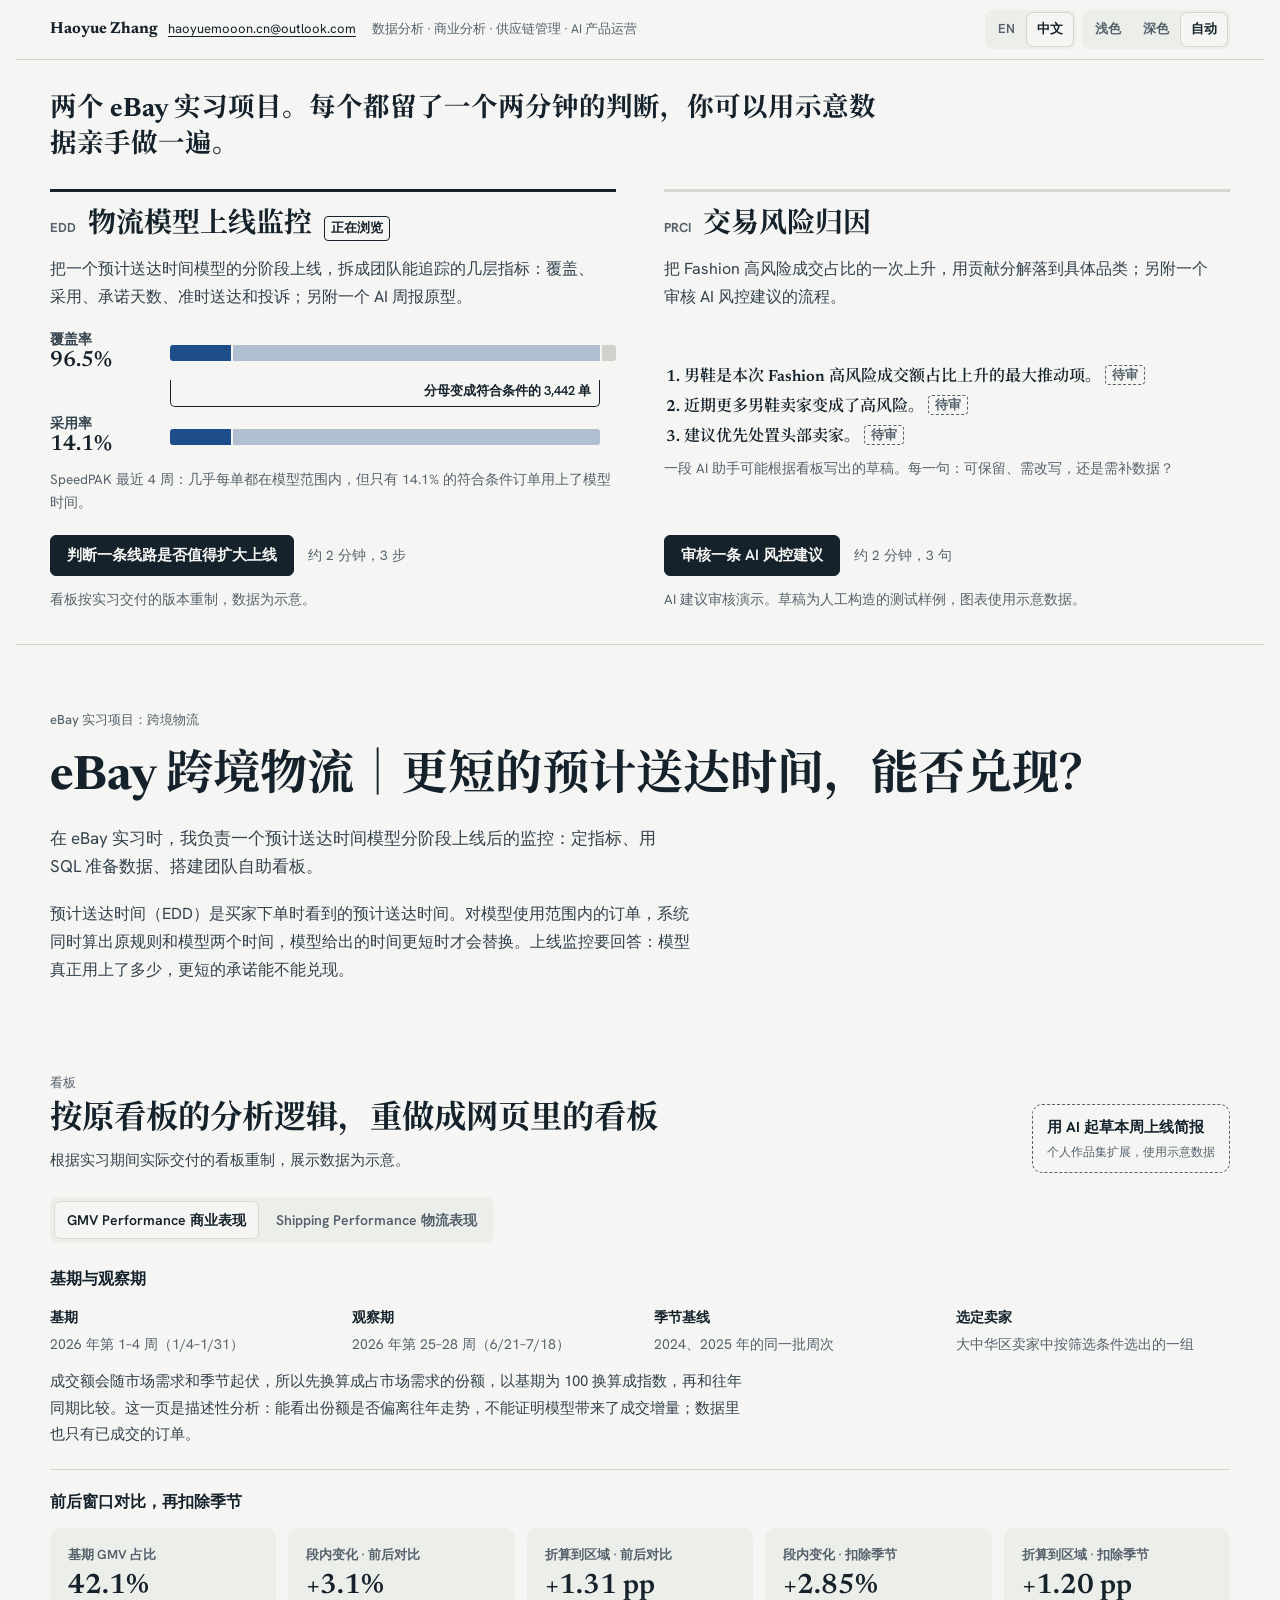
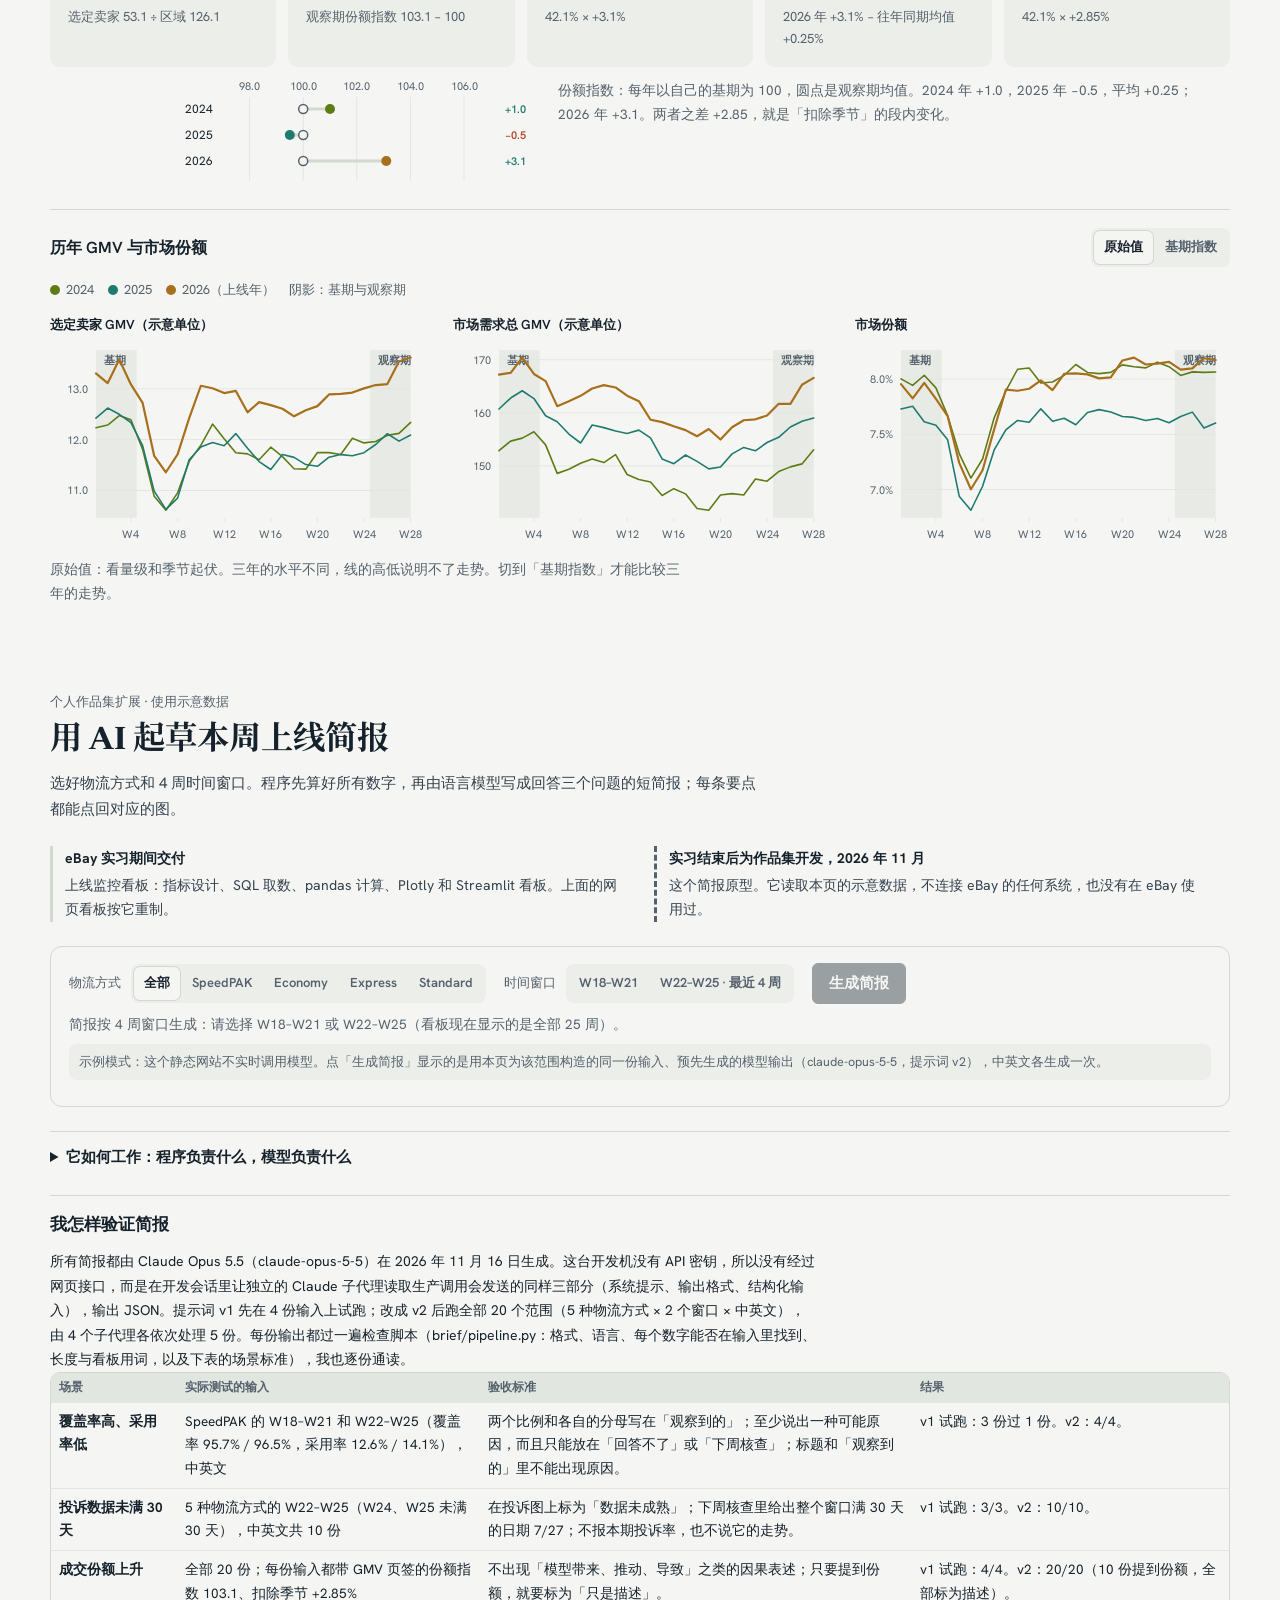
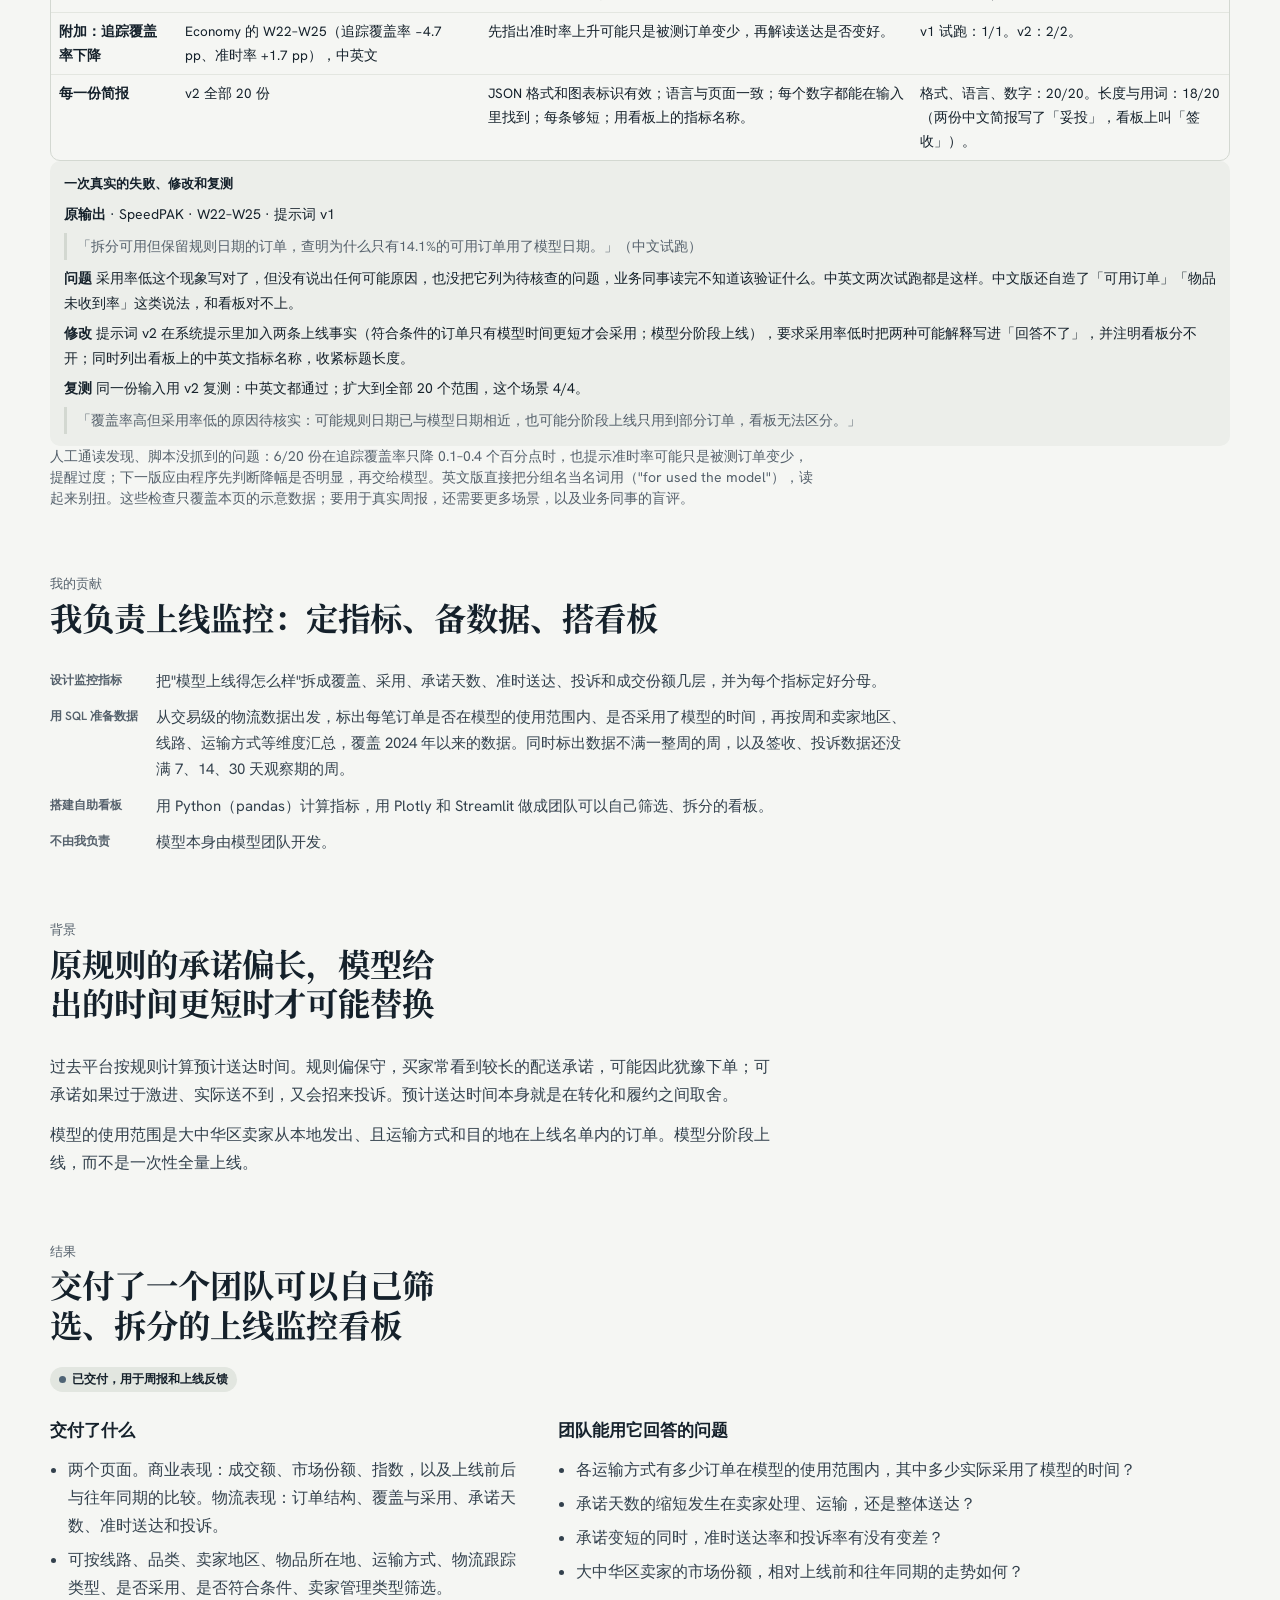
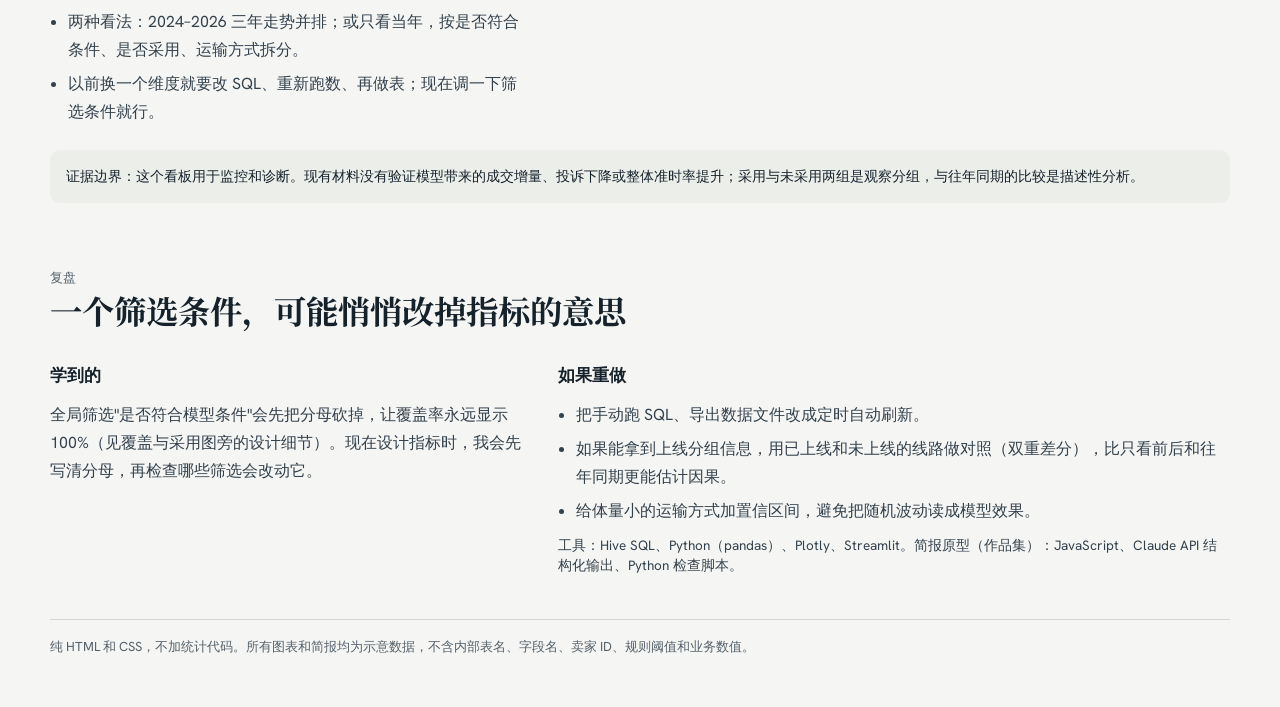
<file: cases/ebay-edd.html>
<!doctype html>
<html lang="zh">
<head>
<meta charset="utf-8">
<meta name="viewport" content="width=device-width, initial-scale=1">
<title>EDD 案例 · 已移到作品集首页</title>
<meta name="robots" content="noindex">
<link rel="canonical" href="https://charliehbz.github.io/#edd">
<!-- 兼容旧链接：这个案例已经合进作品集首页（index.html）。打开这里会直接跳到 /#edd；
     旧地址上的看板、演示锚点（#demo, #dashboard, #dashboard-gmv, #dashboard-shipping, #ai-brief）会一并带过去。 -->
<script>
  (function () {
    var keep = ['demo', 'dashboard', 'dashboard-gmv', 'dashboard-shipping', 'ai-brief'], h = location.hash.slice(1);
    // online '/' serves index.html; a local file:// folder does not, so name the file there
    location.replace((location.protocol === 'file:' ? '../index.html' : '../') + '#' + (keep.indexOf(h) >= 0 ? h : 'edd'));
  })();
</script>
<meta http-equiv="refresh" content="0; url=../#edd">
</head>
<body>
<p>EDD 案例已移到作品集首页：<a href="../#edd">打开案例</a>。<br>The EDD case now lives on the portfolio home page: <a href="../#edd">open it</a>.</p>
</body>
</html>
</file>
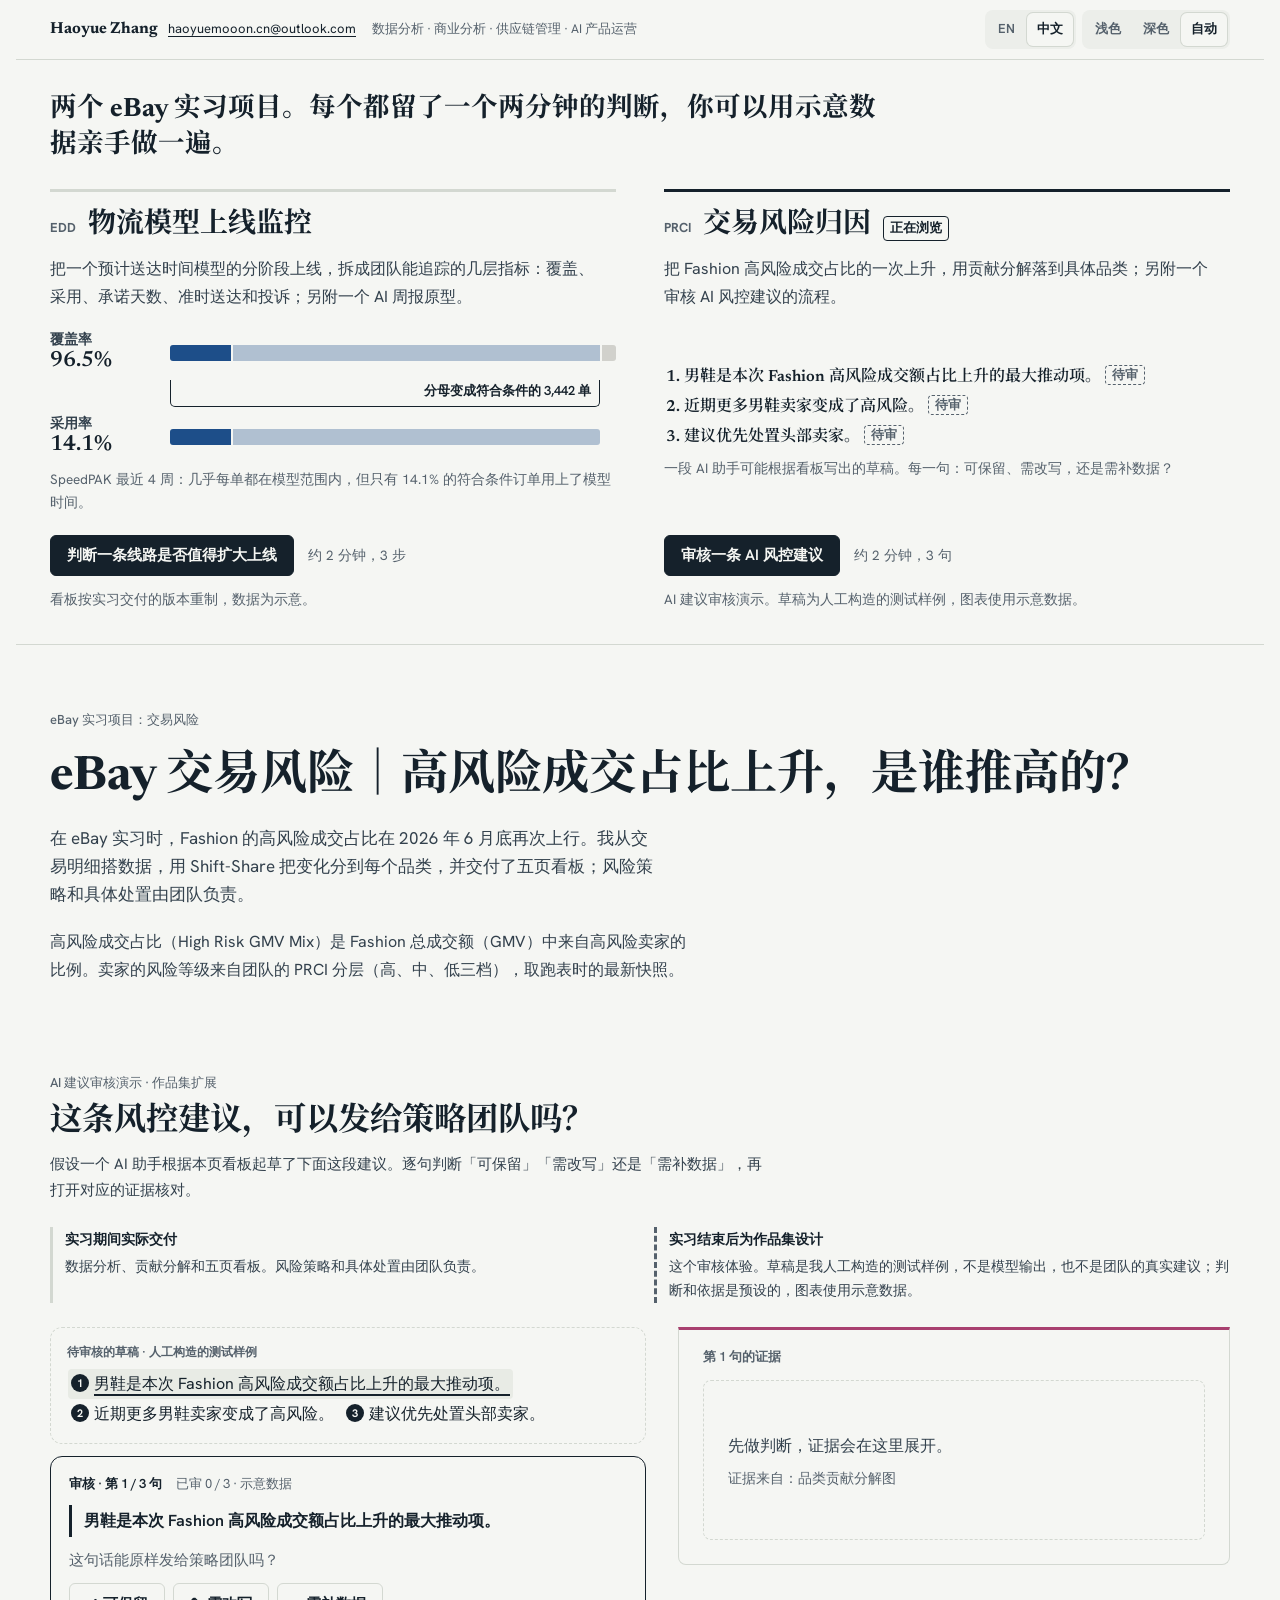
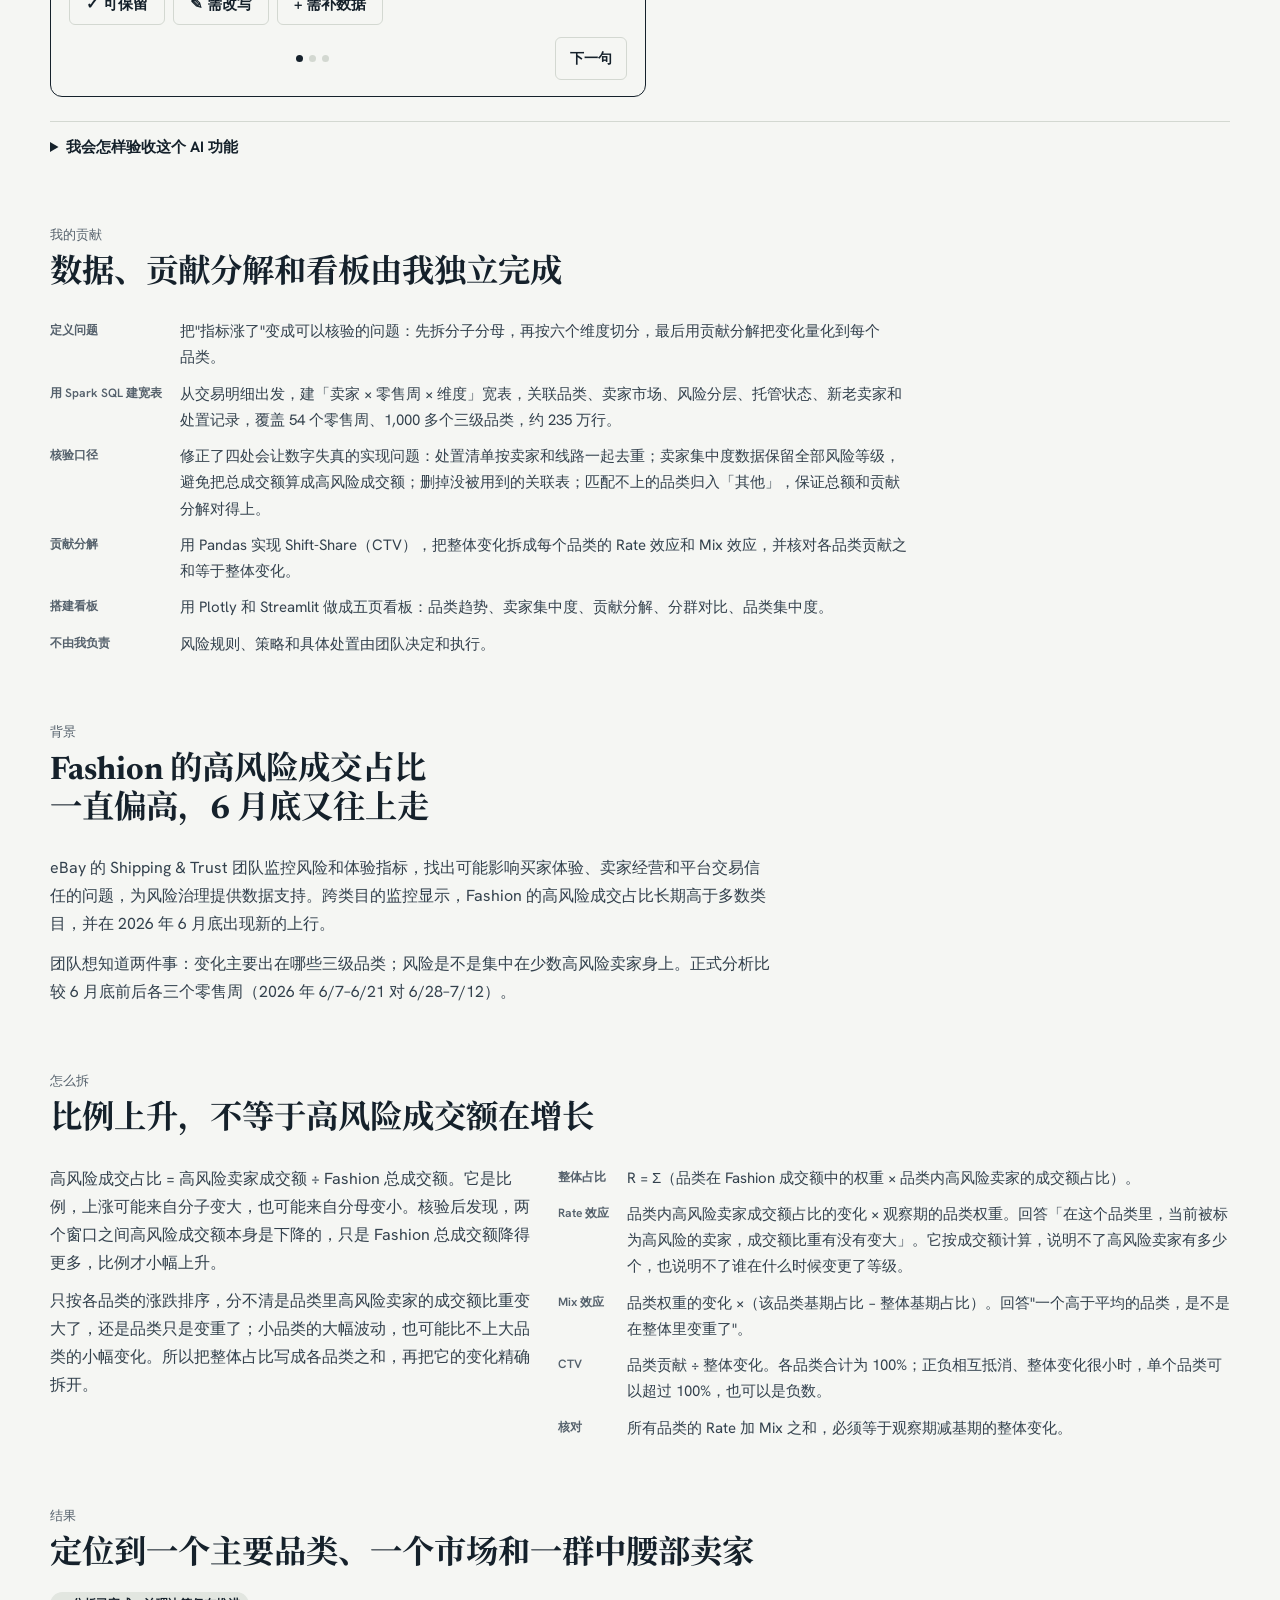
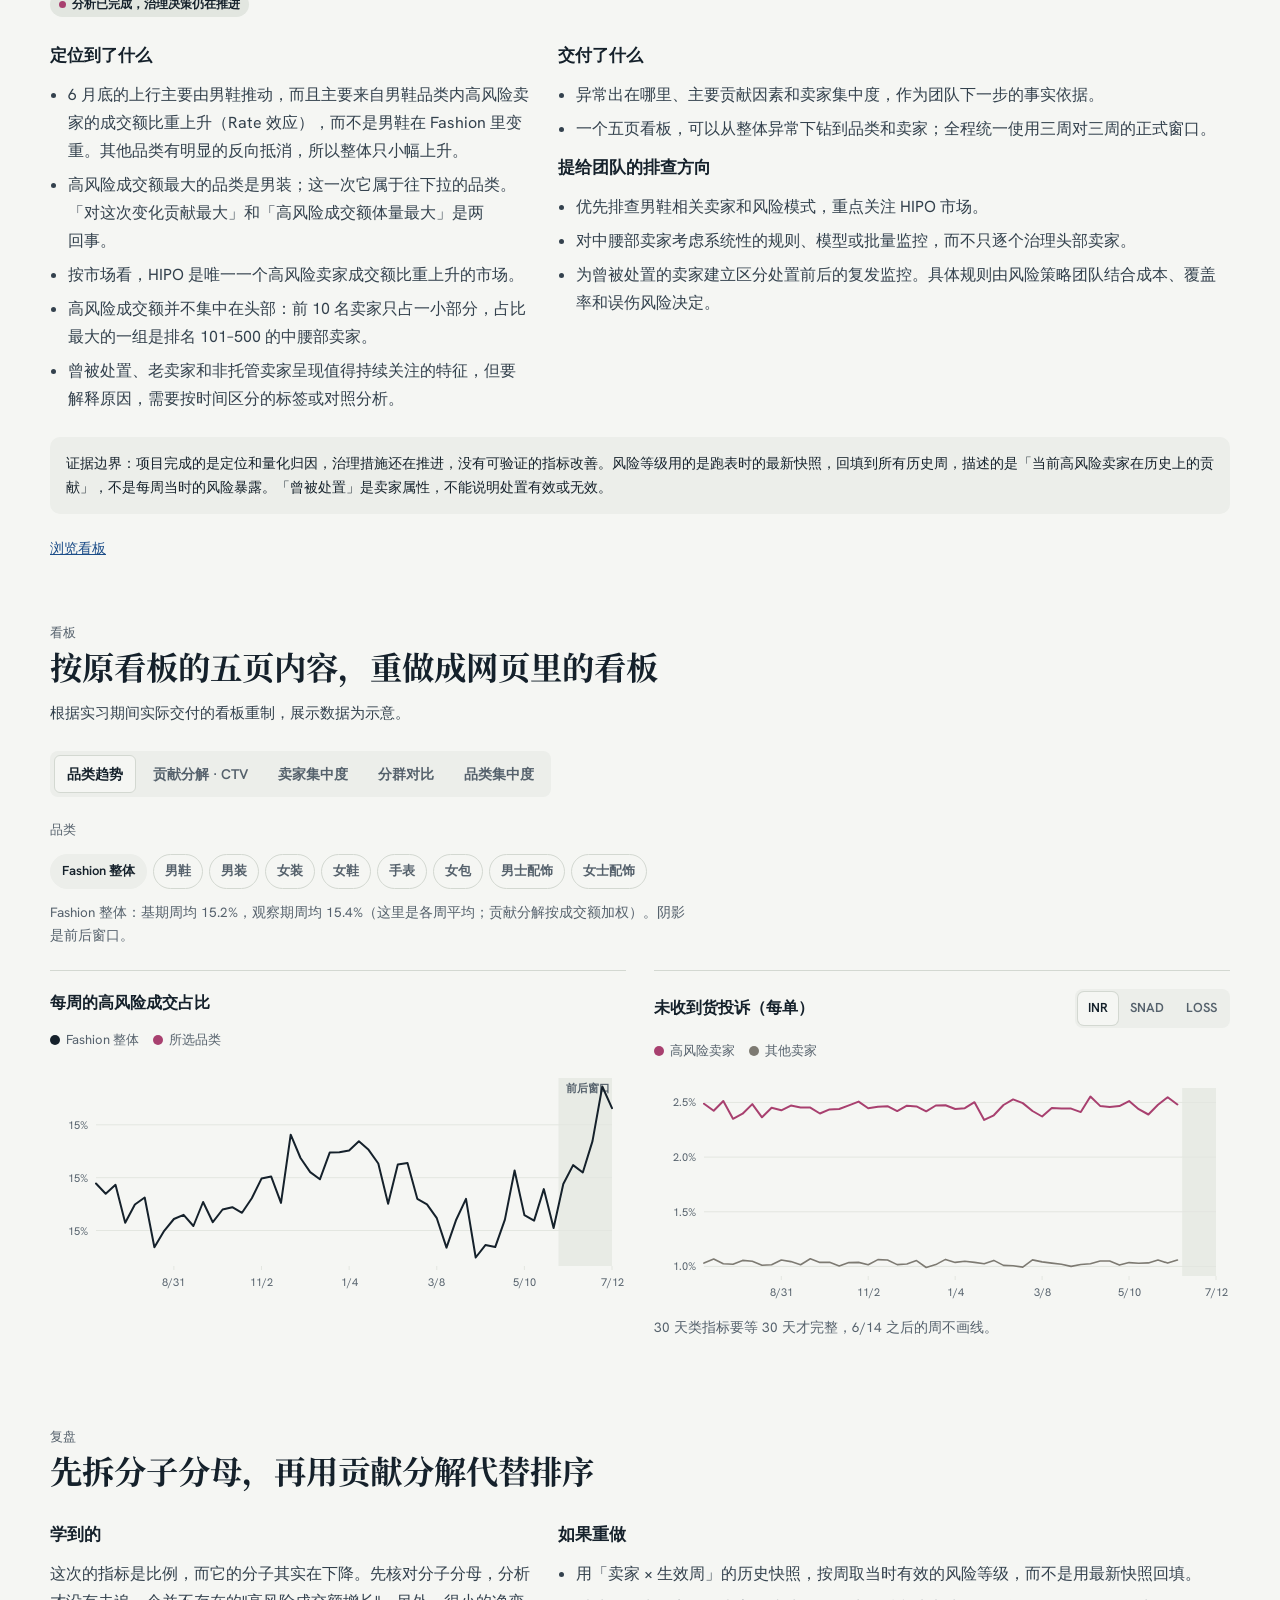
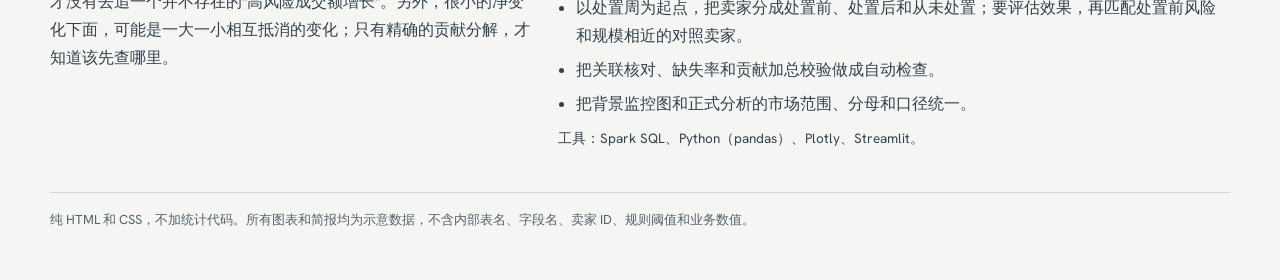
<file: cases/prci.html>
<!doctype html>
<html lang="zh">
<head>
<meta charset="utf-8">
<meta name="viewport" content="width=device-width, initial-scale=1">
<title>PRCI 案例 · 已移到作品集首页</title>
<meta name="robots" content="noindex">
<link rel="canonical" href="https://charliehbz.github.io/#prci">
<!-- 兼容旧链接：这个案例已经合进作品集首页（index.html）。打开这里会直接跳到 /#prci；
     旧地址上的看板、演示锚点（#review, #review-cta, #prci-dashboard, #prci-dashboard-cat, #prci-dashboard-ctv, #prci-dashboard-seller, #prci-dashboard-seg, #prci-dashboard-catcon）会一并带过去。 -->
<script>
  (function () {
    var keep = ['review', 'review-cta', 'prci-dashboard', 'prci-dashboard-cat', 'prci-dashboard-ctv', 'prci-dashboard-seller', 'prci-dashboard-seg', 'prci-dashboard-catcon'], h = location.hash.slice(1);
    // online '/' serves index.html; a local file:// folder does not, so name the file there
    location.replace((location.protocol === 'file:' ? '../index.html' : '../') + '#' + (keep.indexOf(h) >= 0 ? h : 'prci'));
  })();
</script>
<meta http-equiv="refresh" content="0; url=../#prci">
</head>
<body>
<p>PRCI 案例已移到作品集首页：<a href="../#prci">打开案例</a>。<br>The PRCI case now lives on the portfolio home page: <a href="../#prci">open it</a>.</p>
</body>
</html>
</file>
<file: kit.css>
/* kit.css · house style for a personal portfolio site (personal-site-design skill)
   Tokens first (light, then dark twice: system setting and manual toggle), then components, one numbered section each.
   Use: link this file as it is. Change token values only when re-theming the whole site (see DESIGN.md);
   page-specific tweaks go in a later <style> block and use tokens only (no #hex colours outside :root). */

/* 1. Tokens: light, then dark twice (system setting, and the manual toggle) ---------------- */
:root {
  --paper: #FBFBF8; --ink: #1B2A3A; --muted: #5E6B78; --panel: #F1F3F4; --panel-2: #E9EEF1;
  --rule: #D6DBE0; --grid: #E1E5E8; --shade: #EFEDE6; --halo: #FBFBF8;
  --navy: #1D4E89; --ochre: #A86F1C; --teal: #1F7A70; --plum: #7A5C99; --olive: #5E7C16; --red: #B4442C;
  --rose: #A8406F; --slate: #4F6475; --sky: #1C87A8; --clay: #985A3E; --stone: #7D7A72;
  --heat-neg: #A86F1C; --heat-mid: #E4E7EA; --heat-pos: #1D4E89;
  --focus: #1D4E89;
  --serif: 'Libre Baskerville', Georgia, 'Times New Roman', serif;
  --sans: 'Public Sans', 'Helvetica Neue', Arial, sans-serif;
  --mono: 'IBM Plex Mono', ui-monospace, Menlo, Consolas, monospace;
  --cjk: 'PingFang SC', 'Hiragino Sans GB', 'Noto Sans SC', 'Microsoft YaHei', sans-serif;
}
@media (prefers-color-scheme: dark) {
  :root:not([data-theme="light"]) {
    --paper: #11171D; --ink: #E3E7EB; --muted: #9BA6B1; --panel: #19222B; --panel-2: #212C37;
    --rule: #2E3A46; --grid: #25313C; --shade: #1B2229; --halo: #11171D;
    --navy: #7EA7DE; --ochre: #D7A35A; --teal: #52B5A6; --plum: #B497D8; --olive: #A9C25A; --red: #E4806A;
    --rose: #E58AB0; --slate: #9FB3C4; --sky: #5CC0DE; --clay: #DA9672; --stone: #AEAAA0;
    --heat-neg: #C99247; --heat-mid: #26313B; --heat-pos: #7EA7DE;
    --focus: #7EA7DE; color-scheme: dark;
  }
}
:root[data-theme="dark"] {
  --paper: #11171D; --ink: #E3E7EB; --muted: #9BA6B1; --panel: #19222B; --panel-2: #212C37;
  --rule: #2E3A46; --grid: #25313C; --shade: #1B2229; --halo: #11171D;
  --navy: #7EA7DE; --ochre: #D7A35A; --teal: #52B5A6; --plum: #B497D8; --olive: #A9C25A; --red: #E4806A;
  --rose: #E58AB0; --slate: #9FB3C4; --sky: #5CC0DE; --clay: #DA9672; --stone: #AEAAA0;
  --heat-neg: #C99247; --heat-mid: #26313B; --heat-pos: #7EA7DE;
  --focus: #7EA7DE; color-scheme: dark;
}

/* 2. Base --------------------------------------------------------------------------------- */
* { box-sizing: border-box; }
html { -webkit-text-size-adjust: 100%; }
body {
  margin: 0; background: var(--paper); color: var(--ink); font-family: var(--sans); font-size: 15px; line-height: 1.55;
  padding-left: max(16px, env(safe-area-inset-left, 0px)); padding-right: max(16px, env(safe-area-inset-right, 0px));
  padding-block: 0 48px; -webkit-font-smoothing: antialiased;
}
.wrap { max-width: 1180px; margin: 0 auto; }
h1, h2 { font-family: var(--serif); font-weight: 700; text-wrap: balance; margin: 0; letter-spacing: -0.005em; }
h1 { font-size: clamp(30px, 5vw, 44px); line-height: 1.15; }
h2 { font-size: clamp(23px, 3.2vw, 30px); line-height: 1.2; }
h3 { font-size: 17px; font-weight: 600; margin: 0; }
p { margin: 0; }
ul { margin: 0; padding-left: 18px; }
a { color: var(--focus); }
.eyebrow { font-size: 12px; font-weight: 600; letter-spacing: 0.08em; text-transform: uppercase; color: var(--muted); }
.muted { color: var(--muted); }
.num { font-variant-numeric: tabular-nums; }
.mono { font-family: var(--mono); font-size: 12px; }          /* code and internal IDs only */
button { font: inherit; color: inherit; }
:focus-visible { outline: 2px solid var(--focus); outline-offset: 2px; border-radius: 4px; }

/* 3. Top bar (multi-page sites): name left, page links, language and theme right ------------- */
.topbar { position: sticky; top: 0; z-index: 5; background: var(--paper); border-bottom: 1px solid var(--rule); }
.topbar .wrap { display: flex; align-items: center; gap: 8px 16px; flex-wrap: wrap; padding-block: 10px; }
.topbar .who { font-family: var(--serif); font-weight: 700; font-size: 16px; text-decoration: none; color: var(--ink); margin-right: auto; }
.pages { display: flex; flex-wrap: wrap; gap: 4px; }
.pages a { text-decoration: none; color: var(--muted); font-size: 14px; font-weight: 600; padding: 6px 12px; border-radius: 999px; }
.pages a:hover { color: var(--ink); background: var(--panel); }
.pages a[aria-current="page"], .pages a[aria-current="true"] { color: var(--paper); background: var(--ink); }   /* "true": the section in view on a one-page site */
.toggles { display: flex; gap: 6px; }

/* 4. Masthead and stat tiles ---------------------------------------------------------------- */
.masthead { padding-block: 40px 28px; display: flex; flex-direction: column; gap: 14px; }
.masthead .lede { font-size: 17px; max-width: 68ch; color: var(--muted); }
.specs { display: flex; flex-wrap: wrap; gap: 6px 14px; font-size: 13px; color: var(--muted); }
.specs span { white-space: nowrap; }
.stats { display: grid; grid-template-columns: repeat(4, minmax(0, 1fr)); gap: 12px; margin-top: 10px; }
.stat { background: var(--panel); border-radius: 10px; padding: 16px 18px; display: flex; flex-direction: column; gap: 4px; min-width: 0; }
.stat .big { font-family: var(--serif); font-size: 34px; font-weight: 700; line-height: 1.1; font-variant-numeric: tabular-nums; }
.stat .lab { font-size: 13px; font-weight: 600; color: var(--muted); }
.stat .sub { font-size: 13px; color: var(--muted); }

/* 5. Sticky section index (single long page) ------------------------------------------------- */
.index { position: sticky; top: env(safe-area-inset-top, 0px); z-index: 5; background: var(--paper); border-bottom: 1px solid var(--rule); }
.index .wrap { display: flex; flex-wrap: wrap; gap: 4px; padding-block: 8px; }
.index a { flex: none; text-decoration: none; color: var(--muted); font-size: 14px; font-weight: 600; padding: 6px 12px; border-radius: 999px; }
.index a:hover { color: var(--ink); background: var(--panel); }

/* 6. Sections ------------------------------------------------------------------------------- */
section.block { padding-block: 44px 8px; display: flex; flex-direction: column; gap: 16px; scroll-margin-top: 64px; }
.head { display: flex; flex-direction: column; gap: 6px; max-width: 80ch; }
.head .dek { color: var(--muted); font-size: 15px; }
.row { display: flex; flex-wrap: wrap; gap: 8px; align-items: center; }
.split { display: grid; grid-template-columns: minmax(0, 5fr) minmax(0, 7fr); gap: 28px; align-items: start; }

/* 7. Chips, segmented control, ghost button ------------------------------------------------- */
.chip { display: inline-flex; align-items: center; gap: 7px; border: 1px solid var(--rule); background: transparent; border-radius: 999px; padding: 5px 11px; font-size: 13px; font-weight: 600; cursor: pointer; color: var(--ink); }
.chip .sw { width: 10px; height: 10px; border-radius: 3px; background: var(--c, var(--muted)); flex: none; }
.chip .n { color: var(--muted); font-weight: 500; font-variant-numeric: tabular-nums; }
.chip[aria-pressed="false"] { color: var(--muted); }
.chip[aria-pressed="false"] .sw { opacity: 0.3; }
.chip[aria-pressed="true"] { background: var(--panel); border-color: transparent; }
.chip:hover { border-color: var(--muted); }
.seg { display: inline-flex; background: var(--panel); border-radius: 8px; padding: 3px; gap: 2px; flex-wrap: wrap; }
.seg button { border: 0; background: transparent; padding: 5px 10px; border-radius: 6px; font-size: 13px; font-weight: 600; color: var(--muted); cursor: pointer; }
.seg button[aria-pressed="true"] { background: var(--paper); color: var(--ink); box-shadow: 0 0 0 1px var(--rule); }
.ghost { border: 1px solid var(--rule); background: transparent; border-radius: 6px; padding: 5px 10px; font-size: 13px; font-weight: 600; cursor: pointer; }
.ghost:hover { border-color: var(--muted); }

/* 8. Charts --------------------------------------------------------------------------------- */
.chart { position: relative; width: 100%; }
.chart svg { display: block; width: 100%; height: auto; overflow: visible; }
.chart text { font-family: var(--sans); font-size: 11px; fill: var(--muted); }
.chart .axis line, .chart .gridline { stroke: var(--grid); stroke-width: 1; }
.chart .zero { stroke: var(--muted); stroke-width: 1; opacity: 0.6; }
.chart .shade { fill: var(--shade); }
.chart .shade-lab { font-size: 11px; font-weight: 600; fill: var(--muted); }
.chart path.ln { fill: none; stroke-linejoin: round; stroke-linecap: round; transition: opacity 120ms; }
.chart svg.has-focus path.ln, .chart svg.has-focus text.end { opacity: 0.18; }
.chart svg.has-focus path.ln.focus, .chart svg.has-focus text.end.focus { opacity: 1; }
.chart text.end { font-size: 12px; font-weight: 600; }
.chart .note-line { stroke: var(--muted); stroke-width: 1; }
.chart text.note { font-size: 11.5px; fill: var(--ink); }
.chart .guide { stroke: var(--muted); stroke-width: 1; stroke-dasharray: 3 3; }
.chart .bar-v { font-size: 11px; font-weight: 600; fill: var(--ink); }
.tip { position: absolute; pointer-events: none; background: var(--ink); color: var(--paper); font-size: 12px; line-height: 1.4; padding: 6px 9px; border-radius: 6px; white-space: nowrap; z-index: 3; opacity: 0; transition: opacity 80ms; font-variant-numeric: tabular-nums; }
.tip b { font-weight: 700; }
.caption { font-size: 13px; color: var(--muted); max-width: 80ch; }
.legend { display: flex; flex-wrap: wrap; gap: 6px 8px; }
.multiples { display: grid; grid-template-columns: repeat(3, minmax(0, 1fr)); gap: 22px 28px; }
.multiples .m-title { font-size: 13px; font-weight: 600; display: flex; align-items: center; gap: 7px; }
.multiples .m-title .sw { width: 10px; height: 10px; border-radius: 3px; background: var(--c); }

/* 9. Tables --------------------------------------------------------------------------------- */
.table-wrap { border: 1px solid var(--rule); border-radius: 10px; overflow-x: auto; }   /* safety net only: hide low-priority columns so it never scrolls */
table { border-collapse: collapse; width: 100%; font-size: 13.5px; font-variant-numeric: tabular-nums; }
th, td { padding: 7px 8px; text-align: right; white-space: nowrap; border-bottom: 1px solid var(--grid); }
th { background: var(--panel-2); font-size: 12px; font-weight: 600; color: var(--muted); white-space: normal; vertical-align: bottom; line-height: 1.25; }
th button { border: 0; background: transparent; font-weight: 600; color: inherit; cursor: pointer; padding: 0; text-align: inherit; }
th button::after { content: " ↕"; opacity: 0; font-size: 11px; }
th button:hover::after, th button:focus-visible::after { opacity: 0.4; }
th[aria-sort="ascending"] button::after { content: " ↑"; opacity: 1; }
th[aria-sort="descending"] button::after { content: " ↓"; opacity: 1; }
th.l, td.l { text-align: left; }
td.wrap-text { white-space: normal; min-width: 18ch; }
tbody tr:last-child td { border-bottom: 0; }
tbody tr:hover td { background: var(--panel); }
td.name { font-weight: 700; }
.stripe { display: inline-block; width: 4px; height: 16px; border-radius: 2px; background: var(--c); vertical-align: -3px; margin-right: 8px; }
.tag { display: inline-block; font-size: 11px; font-weight: 600; padding: 1px 6px; border-radius: 4px; background: var(--panel-2); color: var(--muted); margin-left: 6px; vertical-align: 1px; }
.good { color: var(--teal); font-weight: 600; }
.bad { color: var(--red); font-weight: 600; }
.neg { color: var(--red); }
.pos { color: var(--teal); }
.spark { display: block; width: 96px; height: 22px; margin-left: auto; }

/* 10. Callout, notes, definitions ---------------------------------------------------------- */
.callout { background: var(--panel); border-radius: 10px; padding: 14px 16px; font-size: 14px; display: flex; flex-direction: column; gap: 6px; }
.callout.stripe-l { border-left: 4px solid var(--c, var(--navy)); }
.callout .k { font-size: 12px; font-weight: 700; letter-spacing: 0.08em; text-transform: uppercase; color: var(--c, var(--muted)); }
.note { font-size: 13px; color: var(--muted); line-height: 1.5; }
.defs { display: grid; grid-template-columns: repeat(2, minmax(0, 1fr)); gap: 14px 28px; margin: 0; }
.defs dt { font-weight: 700; font-size: 14px; }
.defs dd { margin: 2px 0 0; font-size: 14px; color: var(--muted); }

/* 11. Detail card (one item at a time) and case card (a lesson or closed direction) ---------- */
.explorer { border: 1px solid var(--rule); border-radius: 12px; padding: 22px; display: flex; flex-direction: column; gap: 18px; scroll-margin-top: 64px; }
.ex-top { display: flex; justify-content: space-between; gap: 12px; align-items: flex-start; flex-wrap: wrap; }
.ex-title { display: flex; flex-direction: column; gap: 4px; min-width: 0; }
.ex-title h3 { font-family: var(--serif); font-size: 28px; font-weight: 700; line-height: 1.2; }
.ex-nav { display: flex; gap: 6px; }
.ex-body { display: grid; grid-template-columns: minmax(0, 5fr) minmax(0, 7fr); gap: 26px; align-items: start; }
.case-tabs { display: flex; flex-wrap: wrap; gap: 6px; }
.case-tabs button { border: 1px solid var(--rule); background: transparent; border-radius: 999px; padding: 3px 11px; font-size: 12.5px; font-weight: 600; color: var(--muted); cursor: pointer; }
.case-tabs button:hover { color: var(--ink); border-color: var(--muted); }
.case-tabs button[aria-pressed="true"], .case-tabs button[aria-selected="true"] { background: var(--ink); border-color: var(--ink); color: var(--paper); }
.case { border-top: 2px solid var(--c, var(--ink)); padding-top: 16px; display: grid; grid-template-columns: minmax(0, 5fr) minmax(0, 7fr); gap: 28px; align-items: start; }
.case h3 { font-family: var(--serif); font-size: 22px; font-weight: 700; line-height: 1.25; }
.case .one { font-size: 15px; color: var(--muted); margin-top: 6px; }
.facts { display: grid; grid-template-columns: max-content minmax(0, 1fr); gap: 10px 18px; margin: 0; }
.facts dt { font-size: 12px; font-weight: 600; color: var(--muted); padding-top: 2px; }
.facts dd { margin: 0; font-size: 14.5px; }
.verdict { display: inline-flex; align-items: center; gap: 6px; font-size: 12px; font-weight: 600; padding: 2px 9px; border-radius: 999px; background: var(--panel-2); color: var(--ink); }
.verdict::before { content: ""; width: 7px; height: 7px; border-radius: 50%; background: var(--c, var(--muted)); }

/* 12. Matrix (instead of a tangled network) ------------------------------------------------ */
.matrix-wrap { display: grid; grid-template-columns: minmax(0, 7fr) minmax(0, 4fr); gap: 28px; align-items: start; }
.matrix svg { display: block; width: 100%; height: auto; }
.matrix text { font-family: var(--sans); font-size: 11px; fill: var(--ink); }
.matrix .cell { stroke: var(--paper); stroke-width: 1; }
.matrix .empty { fill: var(--panel); }
.matrix .grp-line { stroke: var(--muted); stroke-width: 1; }

/* 13. Language pairs and CJK typography ---------------------------------------------------- */
[data-lang="en"] [lang="zh"], [data-lang="zh"] [lang="en"] { display: none !important; }
:root[data-lang="zh"] body { font-family: var(--sans), var(--cjk); line-height: 1.7; }
[lang="zh"] { letter-spacing: 0; text-transform: none; }
:root[data-lang="zh"] h1, :root[data-lang="zh"] h2, :root[data-lang="zh"] .ex-title h3, :root[data-lang="zh"] .case h3 { font-family: var(--cjk); font-weight: 700; letter-spacing: 0; }
:root[data-lang="zh"] .eyebrow { letter-spacing: 0.04em; }

/* 14. Footer -------------------------------------------------------------------------------- */
footer { margin-top: 44px; padding-top: 16px; border-top: 1px solid var(--rule); font-size: 13px; color: var(--muted); display: flex; flex-wrap: wrap; gap: 6px 18px; justify-content: space-between; }

/* 15. Responsive ---------------------------------------------------------------------------- */
@media (max-width: 900px) {
  .split, .ex-body, .case, .matrix-wrap { grid-template-columns: minmax(0, 1fr); }
  .stats { grid-template-columns: repeat(2, minmax(0, 1fr)); }
  .multiples { grid-template-columns: repeat(2, minmax(0, 1fr)); }
  [data-pri="3"] { display: none; }          /* table columns: 3 = nice to have */
}
@media (max-width: 560px) {
  .defs { grid-template-columns: minmax(0, 1fr); }
  .explorer { padding: 16px; }
  .stat .big { font-size: 28px; }
  .multiples { grid-template-columns: minmax(0, 1fr); }
  [data-pri="2"] { display: none; }          /* 2 = secondary; 1 = always shown */
  .topbar { position: static; }              /* a three-row bar must not stay pinned on a phone */
  th, td { padding: 7px 6px; }
}
@media (prefers-reduced-motion: reduce) { * { transition: none !important; scroll-behavior: auto !important; } }

/* 16. Portfolio additions: link row, experience timeline, static chips ------------------------ */
.links { display: flex; flex-wrap: wrap; gap: 6px 18px; font-size: 14px; font-weight: 600; }
.links a { text-decoration: none; border-bottom: 1px solid var(--rule); }
.links a:hover { border-bottom-color: var(--focus); }
.links > span { color: var(--muted); font-weight: 500; }   /* the location line; links keep their colour */
.timeline { list-style: none; margin: 0; padding: 0; border-top: 1px solid var(--rule); }
.timeline > li { display: grid; grid-template-columns: minmax(0, 3fr) minmax(0, 9fr); gap: 4px 28px; padding: 18px 0; border-bottom: 1px solid var(--rule); }
.timeline .when { font-size: 13px; font-weight: 600; color: var(--muted); font-variant-numeric: tabular-nums; padding-top: 3px; }
.timeline .org { display: flex; align-items: center; gap: 8px; }
.timeline .org::before { content: ""; width: 8px; height: 8px; border-radius: 50%; background: var(--c, var(--muted)); flex: none; }
.timeline .role { font-size: 14px; color: var(--muted); margin-top: 2px; }
.timeline ul { margin-top: 8px; display: flex; flex-direction: column; gap: 4px; font-size: 14.5px; }
.timeline .legend { margin-top: 10px; }
.chip.static { cursor: default; background: transparent; }
.chip.static:hover { border-color: var(--rule); }
[hidden] { display: none !important; }   /* tab panels: .case sets display:grid, which would beat the browser's own [hidden] rule */
@media (max-width: 700px) { .timeline > li { grid-template-columns: minmax(0, 1fr); } }
</file>
<file: site.css>
/* site.css · additions for this portfolio, loaded after kit.css.
   Tokens only (no #hex outside :root); sizes and gaps from DESIGN.md scales.
   Class names carry their own prefixes so they cannot clash with kit.css. */

/* 0. Dashboard colours. Each one means a single thing everywhere on the site (home preview, case figure, dashboard). */
:root {
  --adopt: var(--navy);                                             /* orders that used the model's date */
  --elig: color-mix(in srgb, var(--navy) 32%, var(--paper));        /* eligible, kept the rule's date (fills) */
  --elig-line: color-mix(in srgb, var(--navy) 52%, var(--paper));   /* the same group as a line */
  --uncov: color-mix(in srgb, var(--stone) 30%, var(--paper));      /* not covered by the model (fills) */
  --uncov-line: var(--stone);                                       /* the same group as a line */
  --y2024: var(--olive); --y2025: var(--plum); --y2026: var(--ochre);   /* one colour per year in the GMV tab */
  /* PRCI case */
  --hr: var(--rose);                 /* high-risk sellers, and shares that belong to them */
  --nonhr: var(--stone);             /* other sellers; "before" baselines */
  --rate-eff: var(--clay);           /* rate effect: change inside a category */
  --mix-eff: var(--sky);             /* mix effect: change in a category's weight */
}

/* 00. One page, two projects: the project tabs under the top bar, and which project is showing ----------
   Project tabs are the top level (large text, underline, full-width bar); the small pills inside a case switch
   dashboard pages. --head-h and --stick are measured by site.js. */
.topbar .who-id { display: flex; flex-wrap: wrap; align-items: baseline; gap: 2px 10px; min-width: 0; }
.topbar .who { margin-right: 0; }
.topbar .who-mail { font-size: 13px; color: var(--ink); text-underline-offset: 3px; overflow-wrap: anywhere; }
.topbar .who-sub { font-size: 12.5px; color: var(--muted); margin-right: auto; }
@media (max-width: 1100px) {   /* keep the bar on one row: the role line goes first */
  .topbar .who-sub { display: none; }
  .topbar .who-id { margin-right: auto; }
}
.proj-nav { position: sticky; top: var(--head-h, 0px); z-index: 4; background: var(--paper); border-bottom: 1px solid var(--rule); }
.proj-nav .wrap { display: flex; gap: 0 32px; }
.proj-tab { display: flex; align-items: baseline; gap: 7px; padding: 12px 2px 10px; border-bottom: 3px solid transparent; margin-bottom: -1px; text-decoration: none; color: var(--muted); }
.proj-tab .pt-k { font-size: 13px; font-weight: 700; letter-spacing: 0.06em; }
.proj-tab .pt-n { font-size: 16px; font-weight: 700; }
.proj-tab:hover { color: var(--ink); }
.proj-tab[aria-current="page"] { color: var(--ink); border-bottom-color: var(--ink); }
html[data-proj="edd"] [data-project="prci"], html[data-proj="prci"] [data-project="edd"] { display: none; }
section.block, .tour, .rv, .rv-ev, .rv-final, .ev-banner, .dash-block, [data-project] { scroll-margin-top: var(--stick, 72px); }
[data-dash] [role="tab"] { scroll-margin-top: calc(var(--stick, 72px) + 140px); }

/* A. Breadcrumb on case pages ----------------------------------------------------------------- */
.crumbs { display: flex; flex-wrap: wrap; gap: 4px 8px; padding-top: 16px; font-size: 13px; color: var(--muted); }
.crumbs a { color: var(--muted); }
.crumbs a:hover { color: var(--ink); }

/* B. Case list on the home page: one row per case, each links to its own page ------------------- */
.case-list { list-style: none; margin: 0; padding: 0; display: flex; flex-direction: column; gap: 28px; }
.case-list > li { border-top: 2px solid var(--c, var(--ink)); padding-top: 16px; display: grid; grid-template-columns: minmax(0, 5fr) minmax(0, 7fr); gap: 10px 28px; align-items: start; }
.case-list h3 { font-family: var(--serif); font-size: 22px; font-weight: 700; line-height: 1.25; margin-top: 6px; text-wrap: balance; }
.case-list h3 a { color: var(--ink); text-decoration: none; }
.case-list h3 a:hover { text-decoration: underline; }
.case-list .one { font-size: 15px; color: var(--muted); }
.case-list .legend { margin-top: 12px; }
.case-list .more { margin-top: 12px; font-size: 14px; font-weight: 600; display: flex; flex-wrap: wrap; gap: 6px 18px; }
:root[data-lang="zh"] .case-list h3 { font-family: var(--cjk); }
.case-list > li.has-shot { grid-template-columns: minmax(0, 5fr) minmax(0, 7fr); grid-template-areas: "meta shot" "body shot"; grid-template-rows: auto 1fr; }
.has-shot .cl-meta { grid-area: meta; }
.has-shot .cl-body { grid-area: body; }
.has-shot .cl-shot { grid-area: shot; }

/* C. Long-form case page ---------------------------------------------------------------------- */
.prose { display: flex; flex-direction: column; gap: 12px; max-width: 80ch; }
.prose ul { display: flex; flex-direction: column; gap: 6px; }
.col { display: flex; flex-direction: column; gap: 10px; }
.col ul { display: flex; flex-direction: column; gap: 6px; }
.facts.wide { max-width: 96ch; }

/* D. Coverage vs adoption bars on the case page (same colours as the dashboard) ------------------ */
.rf { margin: 0; display: flex; flex-direction: column; gap: 18px; }
.rf-title { font-size: 14px; font-weight: 600; }
.rf-row { display: flex; flex-direction: column; gap: 6px; }
.rf-head { display: flex; flex-wrap: wrap; align-items: baseline; gap: 2px 10px; }
.rf-name { font-size: 14px; font-weight: 600; }
.rf-eq { font-size: 16px; font-weight: 700; font-variant-numeric: tabular-nums; }
.rf-bar { display: flex; height: 30px; }
.rf-seg { display: flex; align-items: center; min-width: 0; padding-inline: 8px; font-size: 12px; font-weight: 600; font-variant-numeric: tabular-nums; }
.rf-seg + .rf-seg { border-left: 2px solid var(--paper); }
.s-adopt { background: var(--adopt); color: var(--paper); }
.s-elig { background: var(--elig); color: var(--ink); }
.s-out { background: var(--uncov); color: var(--ink); }
.rf-note { font-size: 12.5px; color: var(--muted); }
.rf-key { list-style: none; margin: 0; padding: 0; display: flex; flex-wrap: wrap; gap: 6px 16px; font-size: 12.5px; color: var(--muted); }
.rf-key li { display: flex; align-items: center; gap: 6px; }
.rf-key .sw { width: 12px; height: 12px; border-radius: 4px; flex: none; }

/* E. Home preview: 100 orders as dots; the toggle swaps which dots are numerator and denominator -- */
.cov-demo { margin: 0; display: flex; flex-direction: column; gap: 14px; }
.cov-top { display: flex; flex-wrap: wrap; align-items: center; justify-content: space-between; gap: 10px 16px; }
.cov-title { font-size: 14px; font-weight: 600; }
.cov-body { display: grid; grid-template-columns: minmax(0, 250px) minmax(0, 1fr); gap: 18px 28px; align-items: center; }
.cov-grid { display: grid; grid-template-columns: repeat(10, minmax(0, 1fr)); gap: 6px; }
.cov-grid .d { display: block; aspect-ratio: 1; border-radius: 50%; border: 1.5px solid transparent; transition: background-color 160ms, border-color 160ms, opacity 160ms; }
.cov-grid .d.a { background: var(--adopt); }
.cov-grid .d.e { background: var(--elig); }
.cov-grid .d.u { background: var(--uncov); }
.cov-demo[data-mode="adopt"] .cov-grid .d.u { background: transparent; border: 1.5px dashed var(--uncov-line); opacity: 0.8; }
.cov-read { display: flex; flex-direction: column; gap: 8px; min-width: 0; }
.cov-name { font-size: 13px; font-weight: 600; color: var(--muted); }
.cov-eq { font-family: var(--serif); font-size: 28px; font-weight: 700; line-height: 1.15; font-variant-numeric: tabular-nums; }
.cov-eq .num { color: var(--adopt); }
.cov-def { font-size: 14px; color: var(--muted); }
.cov-demo:not([data-mode="adopt"]) [data-show="adopt"], .cov-demo[data-mode="adopt"] [data-show="cov"] { display: none; }
.key { list-style: none; margin: 0; padding: 0; display: flex; flex-wrap: wrap; gap: 4px 14px; font-size: 13px; color: var(--muted); }
.key li { display: inline-flex; align-items: center; gap: 6px; }
.key .sw { width: 10px; height: 10px; border-radius: 50%; flex: none; background: var(--c); }
.key .sw.hollow { background: transparent; border: 1.5px dashed var(--uncov-line); }

/* F. Case page: the web version of the dashboard ---------------------------------------------- */
.dash { display: flex; flex-direction: column; gap: 16px; }
.dash .table-wrap { margin-top: 4px; }
.prci-demo .cov-eq { font-size: 22px; }
.chip-pick { display: flex; flex-wrap: wrap; gap: 6px; }
.dash-panel { display: flex; flex-direction: column; }
.dash-block { display: flex; flex-direction: column; gap: 12px; padding-block: 18px 22px; border-top: 1px solid var(--rule); min-width: 0; }
.dash-panel > .dash-block:first-child { border-top: 0; padding-top: 6px; }
.dash-bar { display: flex; flex-wrap: wrap; align-items: center; justify-content: space-between; gap: 10px 16px; }
.dash-h { font-size: 16px; font-weight: 600; }
.dash-ctl { display: flex; flex-wrap: wrap; align-items: center; gap: 6px 10px; font-size: 13px; color: var(--muted); }
.dash-grid2 { display: grid; grid-template-columns: minmax(0, 1fr) minmax(0, 1fr); gap: 0 28px; }
.dash-grid2 > .dash-block { border-top: 1px solid var(--rule); }
.defs.four { grid-template-columns: repeat(4, minmax(0, 1fr)); }
.stats.five { grid-template-columns: repeat(5, minmax(0, 1fr)); margin-top: 0; }
.stats.five .big { font-size: 28px; }
.eqs { display: flex; flex-wrap: wrap; gap: 6px 28px; }
.eq { display: flex; flex-direction: column; gap: 2px; }
.eq .k { font-size: 13px; font-weight: 600; color: var(--muted); }
.eq .v { font-size: 16px; font-variant-numeric: tabular-nums; }
.eq .v b { font-weight: 700; }
.edd { display: grid; grid-template-columns: max-content minmax(0, 1fr) minmax(0, 1fr) max-content; gap: 10px 14px; align-items: center; font-size: 13.5px; }
.edd .hd { font-size: 12px; font-weight: 600; color: var(--muted); }
.edd .lab { display: inline-flex; align-items: center; gap: 6px; }
.edd .lab .sw { width: 10px; height: 10px; border-radius: 3px; background: var(--c); flex: none; }
.edd .bar { display: flex; align-items: center; gap: 6px; min-width: 0; font-variant-numeric: tabular-nums; }
.edd .bar i { display: block; height: 14px; border-radius: 2px; background: var(--c); }
.edd .tot { font-weight: 700; font-variant-numeric: tabular-nums; text-align: right; }
.dash .m-title { font-size: 13px; font-weight: 600; }

.dash .def { font-size: 13.5px; color: var(--muted); max-width: 88ch; }
.eq .pr { font-size: 12.5px; color: var(--muted); font-variant-numeric: tabular-nums; }
.chart .wk.base rect { opacity: 0.72; }
.chart .wk.out rect { opacity: 0.38; }
.chart .cov-lab { font-size: 11px; font-weight: 600; fill: var(--muted); }
.dash-block.is-focus { box-shadow: inset 3px 0 0 var(--adopt); padding-left: 14px; }
.dash-read p { font-size: 14px; max-width: 96ch; }
details.why { font-size: 13.5px; }
details.why summary { cursor: pointer; font-weight: 600; color: var(--ink); }
details.why[open] summary { margin-bottom: 6px; }
details.why p { color: var(--muted); max-width: 88ch; }

/* H. Case page: entry to the two-minute demo, and the demo card inside the Shipping tab --------------- */
.masthead .lede-sm { font-size: 14.5px; color: var(--muted); max-width: 80ch; margin-top: 4px; }
.tour-cta { display: flex; flex-direction: column; gap: 8px; align-items: flex-start; margin-block: 8px 6px; }
.tour-go { display: inline-flex; align-items: center; gap: 10px; border: 0; border-radius: 999px; background: var(--adopt); color: var(--paper); padding: 11px 20px; font-size: 16px; font-weight: 700; text-decoration: none; cursor: pointer; text-align: left; }
.tour-go:hover { filter: brightness(1.08); }
.tour-go .arr { font-size: 17px; }
.tour-go.small, .brief-go.small { padding: 6px 14px; font-size: 13.5px; }
.tour { border: 1.5px solid var(--adopt); border-radius: 12px; background: var(--panel); padding: 16px 18px; margin-block: 14px; display: flex; flex-direction: column; gap: 10px; font-size: 14.5px; max-width: 100%; }
.tour-top { display: flex; flex-wrap: wrap; align-items: baseline; gap: 4px 14px; }
.tour-k { font-size: 12px; font-weight: 700; letter-spacing: 0.06em; text-transform: uppercase; color: var(--adopt); }
.tour-sc { font-size: 13px; color: var(--muted); }
.tour-x { margin-left: auto; border: 0; background: transparent; color: var(--muted); font-size: 13px; cursor: pointer; text-decoration: underline; }
.tour-q { font-size: 17px; font-weight: 700; }
.tour-look { color: var(--muted); }
.tour-box, .tour-mat, .tour-reveal { background: var(--paper); border-radius: 10px; padding: 12px 14px; display: flex; flex-direction: column; gap: 6px; }
.tour-box ol, .tour-reveal ol, .tour-list { margin: 0; padding-left: 20px; display: flex; flex-direction: column; gap: 4px; }
.tb-k { font-size: 13px; font-weight: 700; color: var(--ink); }
.tm-can::before, .tm-wait::before { display: inline-block; font-size: 11.5px; font-weight: 700; padding: 1px 7px; border-radius: 999px; margin-right: 6px; vertical-align: 1px; }
.tm-can::before { content: "✓"; background: var(--adopt); color: var(--paper); }
.tm-wait::before { content: "…"; background: var(--shade); color: var(--ink); }
.tour-drift { background: var(--shade); border-radius: 8px; padding: 8px 12px; font-size: 13.5px; }
.tour-choices { display: flex; flex-wrap: wrap; gap: 8px; }
.tour-choice { border: 1.5px solid var(--rule); background: var(--paper); border-radius: 999px; padding: 7px 16px; font-size: 14.5px; font-weight: 600; cursor: pointer; color: var(--ink); }
.tour-choice:hover { border-color: var(--adopt); }
.tour-choice[aria-pressed="true"] { border-color: var(--adopt); background: var(--adopt); color: var(--paper); }
.tr-v { font-weight: 600; }
.tr-v.ok::before { content: "✓ "; color: var(--adopt); }
.tour-end { display: flex; flex-wrap: wrap; gap: 8px; margin-top: 4px; }
.tour-nav { display: flex; align-items: center; justify-content: space-between; gap: 10px; margin-top: 2px; }
.tour-dots { display: flex; gap: 6px; }
.tour-dots i { width: 7px; height: 7px; border-radius: 50%; background: var(--rule); }
.tour-dots i.on { background: var(--adopt); }

/* I. Case page: the AI brief prototype ------------------------------------------------------------ */
.dash-head { max-width: none; flex-direction: row; flex-wrap: wrap; align-items: flex-end; justify-content: space-between; gap: 12px 28px; }
.dash-head > div { display: flex; flex-direction: column; gap: 6px; max-width: 72ch; }
.brief-entry { display: flex; flex-direction: column; gap: 2px; border: 1px dashed var(--muted); border-radius: 10px; padding: 9px 14px; text-decoration: none; color: var(--ink); }
.brief-entry:hover { border-style: solid; }
.brief-entry .be-t { font-weight: 700; font-size: 14.5px; }
.brief-entry .be-s { font-size: 12px; color: var(--muted); }
.own { display: grid; grid-template-columns: minmax(0, 1fr) minmax(0, 1fr); gap: 12px 28px; margin: 0; }
.own > div { border-left: 3px solid var(--rule); padding-left: 12px; }
.own > div:last-child { border-left-style: dashed; border-left-color: var(--muted); }
.own dt { font-weight: 700; font-size: 14px; }
.own dd { margin: 2px 0 0; font-size: 14px; color: var(--muted); }
.brief { border: 1px solid var(--rule); border-radius: 12px; padding: 16px 18px; display: flex; flex-direction: column; gap: 10px; }
.brief-ctl { display: flex; flex-wrap: wrap; align-items: center; gap: 10px 18px; }
.brief-go { border: 0; border-radius: 999px; background: var(--ink); color: var(--paper); padding: 7px 16px; font-size: 14px; font-weight: 700; cursor: pointer; }
.brief-go:disabled { opacity: 0.4; cursor: not-allowed; }
.brief-mode { font-size: 12.5px; color: var(--muted); background: var(--panel); border-radius: 8px; padding: 7px 10px; }
.brief-out { display: flex; flex-direction: column; gap: 10px; }
.brief-out.is-stale .bo-body { opacity: 0.55; }
.bo-head { display: flex; flex-direction: column; gap: 2px; border-bottom: 1px solid var(--rule); padding-bottom: 8px; }
.bo-scope { font-weight: 700; font-size: 14.5px; }
.bo-meta { font-size: 12.5px; color: var(--muted); }
.bo-stale { background: var(--shade); border-radius: 8px; padding: 9px 12px; font-size: 13.5px; display: flex; flex-direction: column; gap: 6px; }
.bo-body { display: flex; flex-direction: column; gap: 12px; }
.bo-h { font-size: 16px; font-weight: 600; max-width: 90ch; }
.bo-sec h4 { font-size: 14px; font-weight: 700; margin: 0 0 4px; }
.bo-sec ul { margin: 0; padding-left: 18px; display: flex; flex-direction: column; gap: 6px; font-size: 14px; max-width: 96ch; }
.bo-kind { display: inline-block; font-size: 11.5px; font-weight: 700; padding: 0 7px; border-radius: 999px; background: var(--panel-2); color: var(--muted); }
.bo-when { font-size: 12.5px; color: var(--muted); }
.to-chart { border: 0; background: transparent; padding: 0; font-size: 12.5px; font-weight: 600; color: var(--adopt); text-decoration: underline; cursor: pointer; }
.back-brief { align-self: flex-start; }
details.how { border-top: 1px solid var(--rule); padding-top: 12px; display: flex; flex-direction: column; gap: 12px; }
details.how > summary { cursor: pointer; font-weight: 700; font-size: 15px; }
details.how[open] > summary { margin-bottom: 10px; }
.how-grid { display: grid; grid-template-columns: minmax(0, 1fr) minmax(0, 1.3fr) minmax(0, 1fr); gap: 14px 22px; margin-bottom: 12px; }
.how-step { display: flex; flex-direction: column; gap: 6px; font-size: 13.5px; min-width: 0; }
.hs-k { font-size: 12px; font-weight: 700; letter-spacing: 0.06em; text-transform: uppercase; color: var(--muted); }
.how-pre { margin: 0; font-family: var(--mono); font-size: 11.5px; line-height: 1.45; background: var(--panel); border-radius: 8px; padding: 10px 12px; max-height: 300px; overflow: auto; white-space: pre-wrap; word-break: break-word; }
.how-why { margin: 0 0 12px; padding-left: 18px; display: flex; flex-direction: column; gap: 6px; font-size: 14px; max-width: 96ch; }
.brief-eval { display: flex; flex-direction: column; gap: 10px; border-top: 1px solid var(--rule); padding-top: 14px; }
.brief-eval h3 { font-size: 17px; }
.brief-eval > div > p { font-size: 14px; max-width: 96ch; }
.ev-table th, .ev-table td { vertical-align: top; text-align: left; white-space: normal; }
.ev-table td { font-size: 13.5px; min-width: 8em; }
.ev-res { white-space: normal; min-width: 9em; }
.ev-fail { background: var(--panel); border-radius: 10px; padding: 12px 14px; display: flex; flex-direction: column; gap: 6px; font-size: 14px; }
.ev-fail blockquote { margin: 0; border-left: 3px solid var(--rule); padding: 2px 0 2px 10px; font-size: 13.5px; color: var(--muted); }

/* J. PRCI case: the AI recommendation review demo, and the evidence it points to -------------------- */
/* neutral ink here: navy means "used the model" on the EDD page, and rose means high-risk sellers */
#review-cta .tour-go, #review .tour-go { background: var(--ink); }
#review .rv-card { border-color: var(--ink); }
#review .tour-k { color: var(--ink); }
#review .tour-choice:hover { border-color: var(--ink); }
#review .tour-choice[aria-pressed="true"] { border-color: var(--ink); background: var(--ink); color: var(--paper); }
#review .tr-v.ok::before { color: var(--ink); }
#review .tour-dots i.on { background: var(--ink); }
.rv { display: flex; flex-direction: column; gap: 4px; }
.rv-draft { border: 1px dashed var(--muted); border-radius: 12px; padding: 14px 16px; display: flex; flex-direction: column; gap: 6px; }
.rv-draft-k { font-size: 12px; font-weight: 700; letter-spacing: 0.06em; text-transform: uppercase; color: var(--muted); }
.rv-text { font-size: 16px; line-height: 1.75; }
.rv-s { display: inline; border: 0; background: transparent; padding: 1px 3px; margin: 0 1px; font: inherit; color: inherit; text-align: left; cursor: pointer; border-radius: 4px; box-decoration-break: clone; -webkit-box-decoration-break: clone; }
.rv-s:hover { background: var(--panel); }
.rv-s.on { background: var(--shade); text-decoration: underline; text-decoration-thickness: 2px; text-underline-offset: 5px; }
.rv-s.done:not(.on) { color: var(--muted); }
.rv-n { display: inline-flex; align-items: center; justify-content: center; width: 18px; height: 18px; border-radius: 50%; background: var(--ink); color: var(--paper); font-size: 11px; font-weight: 700; margin-right: 5px; vertical-align: 2px; }
.rv-chip { display: inline-block; font-size: 11.5px; font-weight: 700; padding: 0 7px; border-radius: 999px; background: var(--panel-2); color: var(--ink); vertical-align: 1px; }
.rv-quote { margin: 0; border-left: 3px solid var(--ink); padding: 2px 0 2px 12px; font-size: 16px; font-weight: 600; }
.rv-sup { background: var(--paper); border-radius: 8px; padding: 8px 12px; border: 1px solid var(--rule); }
.rv-final { border: 1.5px solid var(--ink); border-radius: 12px; padding: 16px 18px; display: flex; flex-direction: column; gap: 10px; margin-top: 10px; }
.rv-out { display: flex; flex-direction: column; gap: 8px; font-size: 15px; max-width: 92ch; }
.rv-tag { display: inline-block; font-size: 11.5px; font-weight: 700; padding: 0 8px; border-radius: 999px; border: 1px solid var(--ink); margin-right: 4px; vertical-align: 1px; }
.rv-h { font-size: 14px; font-weight: 700; margin: 6px 0 0; }
.rv-inputs dd { font-size: 13.5px; }
.ev-banner { display: flex; flex-wrap: wrap; align-items: center; justify-content: space-between; gap: 8px 14px; background: var(--shade); border-radius: 8px; padding: 8px 12px; font-size: 13.5px; }
.ev-banner p { flex: 1 1 320px; }
[data-prci-dash] .dash-block.is-focus { box-shadow: inset 3px 0 0 var(--ink); }
.ctv-note, .missing { background: var(--panel); border-radius: 10px; padding: 10px 14px; display: flex; flex-direction: column; gap: 6px; font-size: 13.5px; max-width: 96ch; }
.ctv-note ul { margin: 0; padding-left: 18px; display: flex; flex-direction: column; gap: 4px; }
.missing { border: 1.5px dashed var(--muted); background: transparent; }
.ctv-note.is-hl, .missing.is-hl { box-shadow: 0 0 0 2px var(--ink); }
.scope-tag { display: inline-block; font-size: 12px; font-weight: 700; padding: 1px 8px; border-radius: 999px; border: 1px solid var(--muted); color: var(--muted); vertical-align: 2px; margin-left: 4px; }
.scope-tag.is-hl { border-color: var(--ink); background: var(--ink); color: var(--paper); }
.chart .row-hl { fill: var(--shade); stroke: var(--ink); stroke-width: 1.4; }
.chart .row-off { fill: var(--panel-2); }
#p-ctv-table tr.hl td { background: var(--shade); font-weight: 600; }

/* K. Visual system, 2026-11 redesign (design notes: design-review/notes.md) ---------------------------------
   K1 type, colour, spacing (design-taste-frontend) · K2 hierarchy and the case cards (frontend-design)
   · K3 the denominator figure and the review's evidence panel (web-design-engineer). Later rules here win. */

/* K1 · tokens: a cool paper (not cream), one near-black ink as the only interface colour, data colours stay in charts */
:root {
  --paper: #F5F6F3; --ink: #15212B; --ink-2: #33414D; --muted: #55616C;
  --panel: #ECEEEA; --panel-2: #E2E6E0; --rule: #D3D8D1; --grid: #E3E6E0; --shade: #E8EBE5; --halo: #F5F6F3;
  --serif: 'Newsreader', 'Noto Serif SC', 'Source Han Serif SC', 'Songti SC', Georgia, serif;
  --sans: 'Hanken Grotesk', 'Helvetica Neue', Arial, sans-serif;
  --s-1: 4px; --s-2: 8px; --s-3: 12px; --s-4: 16px; --s-5: 24px; --s-6: 32px; --s-7: 48px; --s-8: 64px; --s-9: 96px;
  --y2025: var(--teal);   /* no violet in the page's own palette */
}
@media (prefers-color-scheme: dark) { :root:not([data-theme="light"]) { --ink-2: #C9D1D8; } }
:root[data-theme="dark"] { --ink-2: #C9D1D8; }
body { font-size: 16px; line-height: 1.6; }
:root[data-lang="zh"] body { line-height: 1.75; }
h1, h2 { font-family: var(--serif); font-weight: 600; letter-spacing: -0.012em; }
:root[data-lang="zh"] h1, :root[data-lang="zh"] h2, :root[data-lang="zh"] .pick-n, :root[data-lang="zh"] .proj-tab .pt-n,
:root[data-lang="zh"] .pick-intro, :root[data-lang="zh"] .tour-q, :root[data-lang="zh"] .ev-t { font-family: var(--serif); font-weight: 700; letter-spacing: 0.01em; }
h1 { font-size: clamp(30px, 2.6vw + 14px, 50px); line-height: 1.12; }
:root[data-lang="zh"] h1 { line-height: 1.28; }
h2 { font-size: clamp(24px, 1.2vw + 17px, 34px); line-height: 1.22; }
.ph { display: inline-block; }   /* a Chinese title breaks between its phrases, never inside a word */
p, li, dd { text-wrap: pretty; }
.eyebrow, :root[data-lang="zh"] .eyebrow { font-size: 13px; font-weight: 500; letter-spacing: 0; text-transform: none; color: var(--muted); }
.masthead { padding-block: var(--s-8) var(--s-5); gap: var(--s-4); }
.masthead .lede { font-size: 17px; line-height: 1.65; color: var(--ink-2); max-width: 36em; }
:root[data-lang="en"] .masthead .lede { max-width: 33em; }
.masthead .lede-sm, .prose p, .head .dek, .col p, .col li, .facts dd, .own dd { color: var(--ink-2); }
.masthead .lede-sm { font-size: 16px; max-width: 40em; }
:root[data-lang="en"] .masthead .lede-sm, :root[data-lang="en"] .prose { max-width: 62ch; }
.facts dd { font-size: 15px; }
section.block { padding-block: var(--s-8) 0; gap: var(--s-5); }
.head { gap: var(--s-2); }
.dash .def { font-size: 15px; color: var(--ink-2); }
.caption, .note { font-size: 13.5px; }
.stat .big { font-family: var(--serif); font-weight: 600; }

/* K2 · three levels: projects (cards, then the compact bar) > dashboard pages (a light rail) > actions (solid ink) */
.btn, .tour-go, .brief-go { display: inline-flex; align-items: center; gap: 8px; border: 1.5px solid var(--ink); background: var(--ink); color: var(--paper);
  border-radius: 6px; padding: 10px 16px; font-family: inherit; font-size: 15px; font-weight: 600; line-height: 1.3; text-decoration: none; text-align: left; cursor: pointer; transition: transform 120ms, opacity 120ms; }
.btn:hover, .brief-go:hover { transform: translateY(-1px); }
.btn:active, .brief-go:active { transform: translateY(0); }
.btn:focus-visible, .ghost:focus-visible, .pick-tab:focus-visible, .proj-tab:focus-visible { outline: 2px solid var(--ink); outline-offset: 3px; }
.ghost { border: 1.5px solid var(--rule); background: transparent; color: var(--ink); border-radius: 6px; padding: 8px 14px; font-family: inherit; font-size: 14px; font-weight: 600; }
.ghost:hover { border-color: var(--ink); }
.case-tabs { display: flex; flex-wrap: wrap; gap: 4px; padding: 4px; background: var(--panel); border-radius: 8px; width: fit-content; max-width: 100%; }
.case-tabs button { border: 1px solid transparent; background: transparent; border-radius: 6px; padding: 6px 12px; font-size: 14px; color: var(--muted); }
.case-tabs button[aria-selected="true"] { background: var(--paper); border-color: var(--rule); color: var(--ink); }
.case-tabs button:hover { border-color: var(--rule); color: var(--ink); }
.tour, #review .rv-card { border: 1.5px solid var(--ink); background: var(--paper); }
.tour-k, #review .tour-k { font-size: 13px; font-weight: 600; letter-spacing: 0; text-transform: none; color: var(--ink); }
.tour-q { font-family: var(--serif); font-size: 22px; font-weight: 600; line-height: 1.3; }
.tour-box, .tour-mat, .tour-reveal { background: var(--panel); }
.tour-choice, #review .tour-choice { border: 1.5px solid var(--rule); background: var(--paper); color: var(--ink); border-radius: 6px; font-size: 15px; }
.tour-choice:hover { border-color: var(--ink); }
.tour-choice[aria-pressed="true"], #review .tour-choice[aria-pressed="true"] { border: 2px solid var(--ink); background: var(--panel); color: var(--ink); }
.tour-dots i.on, #review .tour-dots i.on { background: var(--ink); }
.tr-v.ok::before { color: var(--ink); }
.dash-block.is-focus, [data-prci-dash] .dash-block.is-focus { box-shadow: inset 3px 0 0 var(--ink); }
.tm-can::before { background: var(--ink); color: var(--paper); }

/* the case cards: the first screen shows both projects; the open one carries the ink rule */
.pick-wrap { padding-block: var(--s-6) var(--s-6); border-bottom: 1px solid var(--rule); }
.pick-intro { font-family: var(--serif); font-size: clamp(20px, 0.9vw + 15px, 27px); line-height: 1.38; max-width: 32em; color: var(--ink); margin-bottom: var(--s-5); }
.pick-grid { display: grid; grid-template-columns: minmax(0, 1fr) minmax(0, 1fr); gap: var(--s-7); }
.pick { display: grid; grid-template-rows: auto auto 1fr auto auto; gap: var(--s-3); padding-top: var(--s-4); border-top: 3px solid var(--rule); min-width: 0; }
.pick[data-on] { border-top-color: var(--ink); }
.pick-tab { display: flex; flex-wrap: wrap; align-items: baseline; gap: 4px 12px; text-decoration: none; color: var(--ink); }
.pick-k { font-size: 13px; font-weight: 700; color: var(--muted); }
.pick-n { font-family: var(--serif); font-size: 28px; font-weight: 600; line-height: 1.25; }
.pick-tab:hover .pick-n { text-decoration: underline; text-decoration-thickness: 1px; text-underline-offset: 5px; }
.pick-cur { display: none; font-size: 13px; font-weight: 600; color: var(--ink); border: 1px solid var(--ink); border-radius: 4px; padding: 0 6px; }
.pick[data-on] .pick-cur { display: inline-block; }
.pick-what { color: var(--ink-2); max-width: 34em; }
.pick-viz { min-width: 0; display: flex; flex-direction: column; justify-content: center; gap: var(--s-2); padding-block: var(--s-2); }
.pick-go { display: flex; flex-wrap: wrap; align-items: center; gap: 8px 14px; }
.pick-time, .pick-note, .pick-cap { font-size: 13.5px; color: var(--muted); }
.pick-draft { margin: 0; padding-left: 20px; display: flex; flex-direction: column; gap: 6px; font-family: var(--serif); font-size: 17px; line-height: 1.45; color: var(--ink); }
:root[data-lang="zh"] .pick-draft { font-weight: 600; font-size: 16px; }
.pd-s { display: inline-block; font-family: var(--sans); font-size: 12.5px; font-weight: 600; color: var(--muted); border: 1px dashed var(--muted); border-radius: 4px; padding: 0 6px; vertical-align: 2px; }
.pd-s.done { color: var(--ink); border: 1px solid var(--ink); }

/* the compact project bar: fixed under the top bar, shown once the cards have scrolled away */
.proj-nav { position: fixed; left: 0; right: 0; top: var(--head-h, 0px); z-index: 4; padding-inline: max(16px, env(safe-area-inset-left, 0px)) max(16px, env(safe-area-inset-right, 0px)); transform: translateY(-110%); opacity: 0; pointer-events: none; transition: transform 180ms, opacity 180ms; }
html[data-bar="on"] .proj-nav { transform: none; opacity: 1; pointer-events: auto; }
.proj-tab { padding: 10px 2px 9px; gap: 10px; }
.proj-tab .pt-k { font-size: 13px; letter-spacing: 0; }
.proj-tab .pt-n { font-family: var(--serif); font-size: 17px; font-weight: 600; }

/* K3 · the denominator figure: all orders, then only the eligible ones, on one scale */
.den { --lab: 8.5rem; display: flex; flex-direction: column; gap: var(--s-1); margin-block: var(--s-2); flex: 1 1 100%; min-width: 0; }
.den-row { display: grid; grid-template-columns: var(--lab) minmax(0, 1fr); column-gap: var(--s-4); row-gap: 2px; align-items: center; }
.den-k { font-size: 14px; font-weight: 600; color: var(--ink-2); line-height: 1.25; }
.den-k b { display: block; font-family: var(--serif); font-size: 28px; font-weight: 600; color: var(--ink); font-variant-numeric: tabular-nums; }
.den-bar { display: flex; height: 22px; border-radius: 3px; overflow: hidden; }
.den-bar i { display: block; height: 100%; }
.den-bar i + i { border-left: 2px solid var(--paper); }
.den-bar .a { background: var(--adopt); }
.den-bar .e { background: var(--elig); }
.den-bar .u { background: var(--uncov); }
.den-f { margin-left: calc(var(--lab) + var(--s-4)); margin-top: var(--s-2); font-size: 14px; color: var(--ink-2); font-variant-numeric: tabular-nums; }
.den-link { margin-left: calc(var(--lab) + var(--s-4)); width: calc((100% - var(--lab) - var(--s-4)) * var(--f)); display: flex; justify-content: flex-end; align-items: flex-end;
  min-height: 24px; margin-bottom: var(--s-1); padding: 0 8px 3px; border: 1.5px solid var(--ink); border-top: 0; border-radius: 0 0 5px 5px; font-size: 13px; font-weight: 600; color: var(--ink); }
.den-pr { font-size: 13.5px; color: var(--muted); margin-left: calc(var(--lab) + var(--s-4)); }
.den.mini { --lab: 6.5rem; margin: 0; }
.den.mini .den-k b { font-size: 22px; }
.den.mini .den-bar { height: 16px; }

/* K3 · judgement and evidence: side by side on a wide screen, the evidence right under the sentence on a phone */
.rv { display: grid; grid-template-columns: minmax(0, 1.08fr) minmax(0, 1fr); gap: var(--s-5) var(--s-6); align-items: start; }
.rv-main { display: flex; flex-direction: column; gap: var(--s-3); min-width: 0; }
.rv-main .tour { margin-block: 0; }
.rv-ev { position: sticky; top: var(--stick, 72px); display: flex; flex-direction: column; gap: var(--s-3); min-width: 0; padding: var(--s-4) var(--s-5) var(--s-5); border: 1px solid var(--rule); border-top: 3px solid var(--hr); border-radius: 0 0 8px 8px; background: var(--paper); }
.rv-final { grid-column: 1 / -1; }
.ev-k { display: flex; flex-wrap: wrap; align-items: center; gap: 6px 10px; font-size: 13px; font-weight: 600; color: var(--muted); }
.ev-t { font-family: var(--serif); font-size: 17px; font-weight: 600; line-height: 1.35; color: var(--ink); }
.ev-wait { border: 1.5px dashed var(--rule); border-radius: 8px; padding: var(--s-5); color: var(--ink-2); display: flex; flex-direction: column; gap: var(--s-2); min-height: 160px; justify-content: center; }
.ev-facts { margin: 0; padding-left: 18px; display: flex; flex-direction: column; gap: 4px; font-size: 15px; color: var(--ink-2); }
.ev-missing { border: 1.5px dashed var(--muted); border-radius: 8px; padding: var(--s-4); min-height: 96px; display: flex; align-items: center; font-size: 14.5px; color: var(--ink-2); }
.scope-tag.on { border-color: var(--ink); background: var(--ink); color: var(--paper); }
.rv-evhint { font-size: 13.5px; color: var(--muted); }
.rv-evhint .n { display: none; }
.rv-draft { border-color: var(--rule); }

/* G. Responsive ------------------------------------------------------------------------------- */
@media (max-width: 900px) {
  .pick-grid { grid-template-columns: minmax(0, 1fr); gap: var(--s-6); }
  .rv { grid-template-columns: minmax(0, 1fr); }
  .rv-ev { position: static; }
  .rv-evhint .w { display: none; }
  .rv-evhint .n { display: inline; }
  .topbar .who-sub { display: none; }
  .topbar .who-id { margin-right: auto; }
  .case-list > li { grid-template-columns: minmax(0, 1fr); }
  .case-list > li.has-shot { grid-template-columns: minmax(0, 1fr); grid-template-areas: "meta" "shot" "body"; grid-template-rows: none; }
  .dash-grid2 { grid-template-columns: minmax(0, 1fr); }
  .defs.four { grid-template-columns: repeat(2, minmax(0, 1fr)); }
  .stats.five { grid-template-columns: repeat(2, minmax(0, 1fr)); }
  .how-grid, .own { grid-template-columns: minmax(0, 1fr); }
}
@media (max-width: 560px) {
  /* first screen on a phone: both cards and both entries; the small figures wait in the cases themselves */
  .pick-wrap { padding-block: var(--s-5); }
  .pick-intro { font-size: 17px; margin-bottom: var(--s-4); }
  .pick-grid { gap: var(--s-5); }
  .pick { display: flex; flex-direction: column; gap: var(--s-2); }
  .pick-viz { display: none; }
  .pick-what { font-size: 15px; }
  .pick-n { font-size: 22px; }
  .pick .btn { width: 100%; justify-content: center; text-align: center; }
  .masthead { padding-block: var(--s-7) var(--s-4); }
  section.block { padding-block: var(--s-7) 0; }
  .den { --lab: 6.2rem; }
  .den-k b { font-size: 22px; }
  /* project tabs: two equal halves, the short name above the long one, so both stay readable */
  .proj-nav .wrap { gap: 0 14px; }
  .proj-tab { flex: 1 1 0; flex-direction: column; align-items: flex-start; gap: 1px; padding: 8px 2px 7px; min-width: 0; }
  .proj-tab .pt-dot { display: none; }
  .proj-tab .pt-k { font-size: 12px; }
  .proj-tab .pt-n { font-size: 14px; line-height: 1.3; }
  /* long metric labels ("Item-not-received rate · guardrail") would squeeze the text column: put the label above */
  .facts.wide { grid-template-columns: minmax(0, 1fr); gap: 2px 0; }
  .facts.wide dd { margin-bottom: 12px; }
  .cov-body { grid-template-columns: minmax(0, 1fr); }
  .cov-grid { max-width: 260px; }
  .defs.four { grid-template-columns: minmax(0, 1fr); }
  .edd { gap: 8px 8px; font-size: 13px; }
  .tour-go { font-size: 15px; padding: 10px 16px; }
  .tour { padding: 14px; }
  .brief { padding: 14px; }
  .ev-table thead { display: none; }
  .ev-table, .ev-table tbody, .ev-table tr, .ev-table td { display: block; }
  .ev-table tr { border-top: 1px solid var(--rule); padding-block: 8px; }
  .ev-table td { border: 0; padding: 2px 0; }
}
</file>
